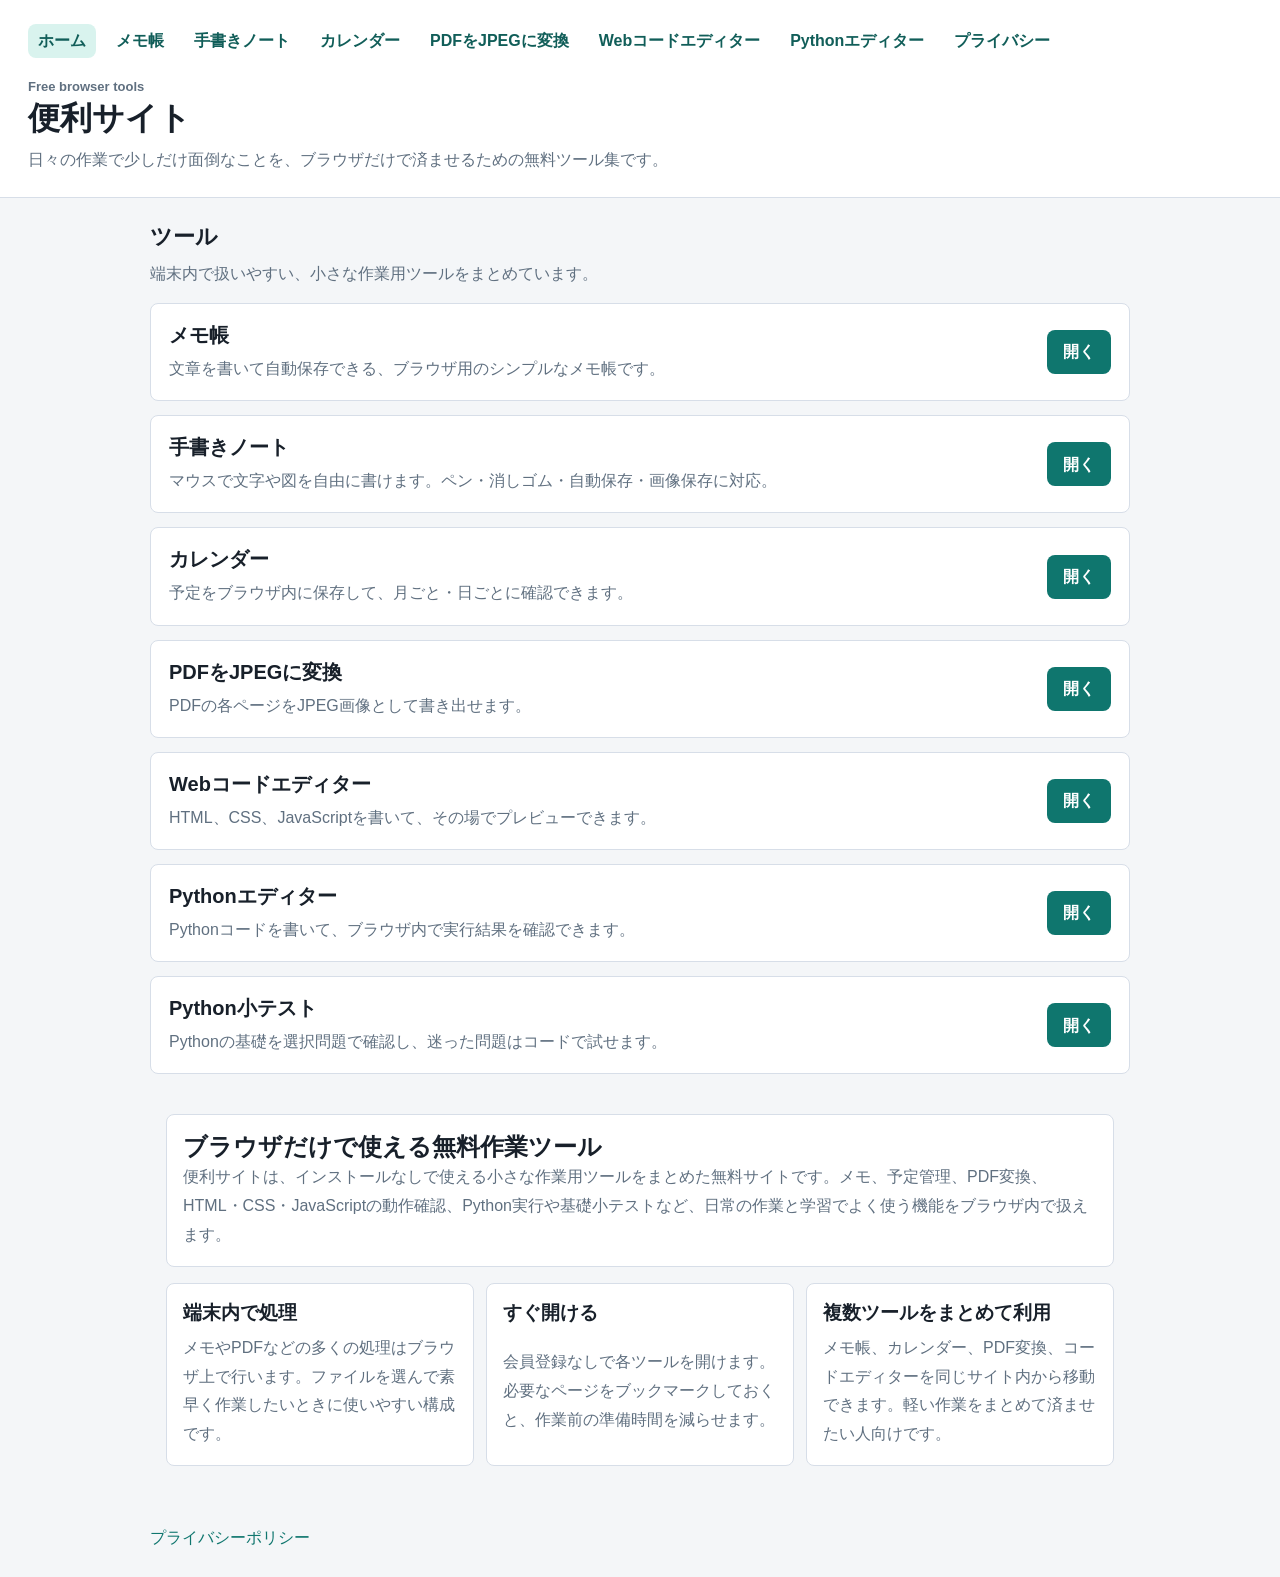
<file: index.html>
﻿<!doctype html>
<html lang="ja">
<head>
  <meta charset="UTF-8" />
  <meta name="viewport" content="width=device-width, initial-scale=1.0" />
  <title>便利サイト | ブラウザで使える無料ツール集</title>
  <meta name="description" content="メモ帳、手書きノート、カレンダー、PDFをJPEGに変換、Webコードエディター、Pythonエディター、Python小テストをブラウザだけで使える無料サイトです。入力した内容やPDFは端末内で処理されます。" />
  <meta name="robots" content="index, follow" />
  <link rel="canonical" href="https://convenientfunction.com/" />

  <meta property="og:title" content="便利サイト | ブラウザで使える無料ツール集" />
  <meta property="og:description" content="自動保存メモ帳、手書きノート、予定カレンダー、PDFからJPEGへの変換、Webコードエディター、Pythonエディター、Python小テストをブラウザで手軽に使えます。" />
  <meta property="og:type" content="website" />
  <meta property="og:url" content="https://convenientfunction.com/" />
  <meta property="og:site_name" content="便利サイト" />
  <meta name="twitter:card" content="summary" />
  <meta name="theme-color" content="#0f766e" />

  <link rel="icon" href="favicon.ico" sizes="any" />
  <link rel="icon" type="image/png" sizes="32x32" href="favicon-32x32.png" />
  <link rel="apple-touch-icon" href="apple-touch-icon.png" />
  <link rel="manifest" href="site.webmanifest" />
  <link rel="stylesheet" href="style.css" />
  <script async src="https://pagead2.googlesyndication.com/pagead/js/adsbygoogle.js?client=ca-pub-6659521652915815"
     crossorigin="anonymous"></script>

  <script type="application/ld+json">
  {
    "@context": "https://schema.org",
    "@type": "WebSite",
    "name": "便利サイト",
    "url": "https://convenientfunction.com/",
    "inLanguage": "ja",
    "description": "ブラウザで使える無料ツール集です。",
    "publisher": {
      "@type": "Organization",
      "name": "便利サイト",
      "url": "https://convenientfunction.com/",
      "logo": "https://convenientfunction.com/android-chrome-192x192.png"
    }
  }
  </script>
  <script type="application/ld+json">
  {
    "@context": "https://schema.org",
    "@type": "Organization",
    "name": "便利サイト",
    "url": "https://convenientfunction.com/",
    "logo": "https://convenientfunction.com/android-chrome-192x192.png"
  }
  </script>
  <script type="application/ld+json">
  {
    "@context": "https://schema.org",
    "@type": "ItemList",
    "name": "便利サイトのツール",
    "itemListElement": [
      {
        "@type": "ListItem",
        "position": 1,
        "url": "https://convenientfunction.com/memo/",
        "name": "メモ帳"
      },
      {
        "@type": "ListItem",
        "position": 2,
        "url": "https://convenientfunction.com/handwriting/",
        "name": "手書きノート"
      },
      {
        "@type": "ListItem",
        "position": 3,
        "url": "https://convenientfunction.com/calendar.html",
        "name": "カレンダー"
      },
      {
        "@type": "ListItem",
        "position": 4,
        "url": "https://convenientfunction.com/pdf-to-jpeg.html",
        "name": "PDFをJPEGに変換"
      },
      {
        "@type": "ListItem",
        "position": 5,
        "url": "https://convenientfunction.com/code-editor.html",
        "name": "Webコードエディター"
      },
      {
        "@type": "ListItem",
        "position": 6,
        "url": "https://convenientfunction.com/python-editor.html",
        "name": "Pythonエディター"
      },
      {
        "@type": "ListItem",
        "position": 7,
        "url": "https://convenientfunction.com/python-quiz.html",
        "name": "Python小テスト"
      }
    ]
  }
  </script>
</head>
<body class="home-page">
  <aside class="ad-slot ad-rail ad-rail-left" aria-label="広告"></aside>
  <aside class="ad-slot ad-rail ad-rail-right" aria-label="広告"></aside>

  <header class="site-header">
    <nav class="site-nav" aria-label="主要ナビゲーション">
      <a href="./" aria-current="page">ホーム</a>
      <a href="memo/">メモ帳</a>
      <a href="handwriting/">手書きノート</a>
      <a href="calendar.html">カレンダー</a>
      <a href="pdf-to-jpeg.html">PDFをJPEGに変換</a>
      <a href="code-editor.html">Webコードエディター</a>
      <a href="python-editor.html">Pythonエディター</a>
      <a href="privacy.html">プライバシー</a>
    </nav>

    <div class="ad-slot ad-top home-top-ad" aria-label="広告"></div>

    <div class="site-heading">
      <p class="eyebrow">Free browser tools</p>
      <h1>便利サイト</h1>
      <p>日々の作業で少しだけ面倒なことを、ブラウザだけで済ませるための無料ツール集です。</p>
    </div>
  </header>

  <main class="home-main">
    <section class="tool-list" aria-labelledby="tool-list-heading">
      <div class="section-heading">
        <h2 id="tool-list-heading">ツール</h2>
        <p>端末内で扱いやすい、小さな作業用ツールをまとめています。</p>
      </div>

      <article class="tool-card">
        <div>
          <h3>メモ帳</h3>
          <p>文章を書いて自動保存できる、ブラウザ用のシンプルなメモ帳です。</p>
        </div>
        <a class="button-link" href="memo/">開く</a>
      </article>

      <article class="tool-card">
        <div>
          <h3>手書きノート</h3>
          <p>マウスで文字や図を自由に書けます。ペン・消しゴム・自動保存・画像保存に対応。</p>
        </div>
        <a class="button-link" href="handwriting/">開く</a>
      </article>

      <article class="tool-card">
        <div>
          <h3>カレンダー</h3>
          <p>予定をブラウザ内に保存して、月ごと・日ごとに確認できます。</p>
        </div>
        <a class="button-link" href="calendar.html">開く</a>
      </article>

      <article class="tool-card">
        <div>
          <h3>PDFをJPEGに変換</h3>
          <p>PDFの各ページをJPEG画像として書き出せます。</p>
        </div>
        <a class="button-link" href="pdf-to-jpeg.html">開く</a>
      </article>

      <article class="tool-card">
        <div>
          <h3>Webコードエディター</h3>
          <p>HTML、CSS、JavaScriptを書いて、その場でプレビューできます。</p>
        </div>
        <a class="button-link" href="code-editor.html">開く</a>
      </article>

      <article class="tool-card">
        <div>
          <h3>Pythonエディター</h3>
          <p>Pythonコードを書いて、ブラウザ内で実行結果を確認できます。</p>
        </div>
        <a class="button-link" href="python-editor.html">開く</a>
      </article>

      <article class="tool-card">
        <div>
          <h3>Python小テスト</h3>
          <p>Pythonの基礎を選択問題で確認し、迷った問題はコードで試せます。</p>
        </div>
        <a class="button-link" href="python-quiz.html">開く</a>
      </article>
    </section>

    <section class="seo-content" aria-labelledby="browser-tools-heading">
      <div class="seo-summary">
        <h2 id="browser-tools-heading">ブラウザだけで使える無料作業ツール</h2>
        <p>便利サイトは、インストールなしで使える小さな作業用ツールをまとめた無料サイトです。メモ、予定管理、PDF変換、HTML・CSS・JavaScriptの動作確認、Python実行や基礎小テストなど、日常の作業と学習でよく使う機能をブラウザ内で扱えます。</p>
      </div>

      <div class="seo-grid" aria-label="便利サイトの特徴">
        <article>
          <h3>端末内で処理</h3>
          <p>メモやPDFなどの多くの処理はブラウザ上で行います。ファイルを選んで素早く作業したいときに使いやすい構成です。</p>
        </article>
        <article>
          <h3>すぐ開ける</h3>
          <p>会員登録なしで各ツールを開けます。必要なページをブックマークしておくと、作業前の準備時間を減らせます。</p>
        </article>
        <article>
          <h3>複数ツールをまとめて利用</h3>
          <p>メモ帳、カレンダー、PDF変換、コードエディターを同じサイト内から移動できます。軽い作業をまとめて済ませたい人向けです。</p>
        </article>
      </div>
    </section>
  </main>

  <footer class="site-footer">
    <a href="privacy.html">プライバシーポリシー</a>
  </footer>
</body>
</html>
</file>
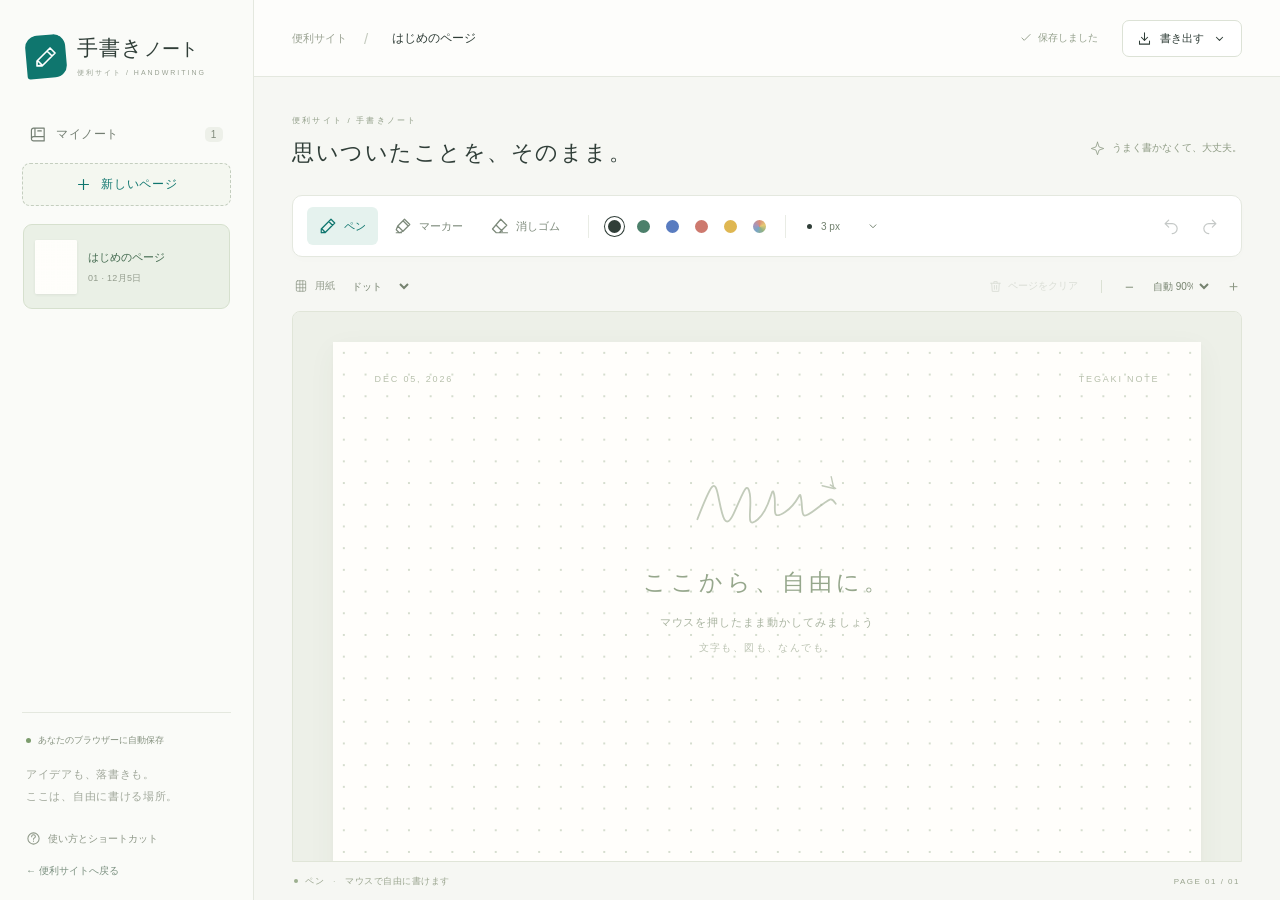
<file: handwriting/index.html>
<!doctype html>
<html lang="ja">
<head>
  <meta charset="UTF-8">
  <meta name="viewport" content="width=device-width, initial-scale=1">
  <meta name="theme-color" content="#f6f7f3">
  <meta name="description" content="思いついたことを、そのまま。マウスで自由に書ける、シンプルな手書きノート。ペン、マーカー、消しゴムと自動保存。">
  <title>手書きノート | マウスで自由に書ける無料ノート | 便利サイト</title>
  <meta name="robots" content="index, follow">
  <link rel="canonical" href="https://convenientfunction.com/handwriting/">
  <meta property="og:title" content="手書きノート | 便利サイト">
  <meta property="og:description" content="マウスで自由に書ける無料ノート。ペン、マーカー、消しゴム、自動保存、画像保存に対応。">
  <meta property="og:type" content="website">
  <meta property="og:url" content="https://convenientfunction.com/handwriting/">
  <meta property="og:site_name" content="便利サイト">
  <meta name="twitter:card" content="summary">
  <link rel="icon" href="./favicon.svg" type="image/svg+xml">
  <link rel="stylesheet" href="./style.css">
  <script src="./app.js" defer></script>
  <script type="application/ld+json">
  {"@context":"https://schema.org","@type":"WebApplication","name":"手書きノート","url":"https://convenientfunction.com/handwriting/","applicationCategory":"ProductivityApplication","operatingSystem":"Any","inLanguage":"ja","description":"マウスで文字や図を書き、ブラウザー内に自動保存できる無料ノート。","offers":{"@type":"Offer","price":"0","priceCurrency":"JPY"}}
  </script>
</head>
<body>
  <svg class="icon-definitions" xmlns="http://www.w3.org/2000/svg" aria-hidden="true"><defs>
    <symbol id="i-pen" viewBox="0 0 24 24"><path d="m16 3 5 5L8 21H3v-5L16 3ZM13 6l5 5M3 21l5-1-4-4"/></symbol>
    <symbol id="i-marker" viewBox="0 0 24 24"><path d="m14 3 7 7-9 9-7-7 9-9ZM5 12l-2 5 4 4 5-2M3 21h7M12 5l7 7"/></symbol>
    <symbol id="i-eraser" viewBox="0 0 24 24"><path d="m13 3 8 8-10 10H7l-5-5L13 3ZM7 11l8 8M10 21h12"/></symbol>
    <symbol id="i-plus" viewBox="0 0 24 24"><path d="M12 5v14M5 12h14"/></symbol>
    <symbol id="i-undo" viewBox="0 0 24 24"><path d="m8 5-5 5 5 5M3 10h10a7 7 0 0 1 0 14" transform="translate(0 -2)"/></symbol>
    <symbol id="i-redo" viewBox="0 0 24 24"><path d="m16 5 5 5-5 5M21 10H11a7 7 0 0 0 0 14" transform="translate(0 -2)"/></symbol>
    <symbol id="i-download" viewBox="0 0 24 24"><path d="M12 3v12m-5-5 5 5 5-5M4 16v5h16v-5"/></symbol>
    <symbol id="i-check" viewBox="0 0 24 24"><path d="m5 12 4 4L19 6"/></symbol>
    <symbol id="i-chevron" viewBox="0 0 24 24"><path d="m7 10 5 5 5-5"/></symbol>
    <symbol id="i-grid" viewBox="0 0 24 24"><rect x="4" y="3" width="16" height="18" rx="2"/><path d="M4 9h16M4 15h16M10 3v18M15 3v18"/></symbol>
    <symbol id="i-trash" viewBox="0 0 24 24"><path d="M3 6h18M9 6V3h6v3M5 6l1 15h12l1-15M10 10v7M14 10v7"/></symbol>
    <symbol id="i-book" viewBox="0 0 24 24"><path d="M5 3h15v18H5a3 3 0 0 1 0-6h15M5 3a3 3 0 0 0-3 3v12M7 3v12M11 7h5"/></symbol>
    <symbol id="i-help" viewBox="0 0 24 24"><circle cx="12" cy="12" r="9"/><path d="M9 9a3 3 0 0 1 6 0c0 2-3 2-3 4M12 16v.2"/></symbol>
    <symbol id="i-close" viewBox="0 0 24 24"><path d="m6 6 12 12M6 18 18 6"/></symbol>
    <symbol id="i-menu" viewBox="0 0 24 24"><path d="M4 6h16M4 12h16M4 18h16"/></symbol>
    <symbol id="i-spark" viewBox="0 0 24 24"><path d="m12 2 2.5 7.5L22 12l-7.5 2.5L12 22l-2.5-7.5L2 12l7.5-2.5L12 2Z"/></symbol>
    <symbol id="i-arrow" viewBox="0 0 24 24"><path d="M4 12h16m-6-6 6 6-6 6"/></symbol>
    <symbol id="i-upload" viewBox="0 0 24 24"><path d="M12 16V3m-5 5 5-5 5 5M4 16v5h16v-5"/></symbol>
  </defs></svg>

  <aside class="sidebar" id="sidebar" aria-label="ノートのページ">
    <a class="brand" href="../" aria-label="便利サイト ホーム"><span class="brand-mark"><svg class="icon"><use href="#i-pen"/></svg></span><span>手書き<span class="brand-light">ノート</span><small>便利サイト / HANDWRITING</small></span></a>
    <div class="notebook-label"><svg class="icon"><use href="#i-book"/></svg><span>マイノート</span><span class="count" id="page-count">1</span></div>
    <button class="add-page" id="add-page"><svg class="icon"><use href="#i-plus"/></svg>新しいページ</button>
    <div class="page-list" id="page-list"></div>
    <div class="sidebar-bottom"><div class="privacy-note"><span class="tiny-dot"></span>あなたのブラウザーに自動保存</div><p>アイデアも、落書きも。<br>ここは、自由に書ける場所。</p><button class="help-button" id="help"><svg class="icon"><use href="#i-help"/></svg>使い方とショートカット</button><a class="back-to-site" href="../">← 便利サイトへ戻る</a></div>
  </aside>
  <button class="sidebar-shade" id="sidebar-shade" aria-label="ページ一覧を閉じる" hidden></button>

  <main class="app-main">
    <header class="topbar">
      <div class="page-heading"><button class="icon-button mobile-menu" id="mobile-menu" aria-label="ページ一覧を開く"><svg class="icon"><use href="#i-menu"/></svg></button><a class="breadcrumb" href="../">便利サイト</a><span class="breadcrumb-slash">/</span><input id="page-title" class="page-title" aria-label="ページの名前" maxlength="60" value="はじめのページ"></div>
      <div class="header-actions"><span class="save-state" id="save-state" role="status"><svg class="icon"><use href="#i-check"/></svg><span>保存しました</span></span><div class="popover-anchor"><button class="export-button" id="export-toggle" aria-expanded="false" aria-controls="export-menu"><svg class="icon"><use href="#i-download"/></svg><span>書き出す</span><svg class="icon small"><use href="#i-chevron"/></svg></button><div class="popover export-menu" id="export-menu" hidden><button id="export-png"><svg class="icon"><use href="#i-download"/></svg><span>このページをPNGで保存<small>紙の背景を含む画像</small></span></button><button id="export-json"><svg class="icon"><use href="#i-book"/></svg><span>ノートをバックアップ<small>すべてのページを保存</small></span></button><button id="import-json"><svg class="icon"><use href="#i-upload"/></svg><span>バックアップを読み込む<small>ノートにページを追加</small></span></button></div></div></div>
    </header>

    <section class="editor" aria-label="手書きノートエディター">
      <div class="editor-intro"><div><a class="eyebrow" href="../">便利サイト / 手書きノート</a><h1>思いついたことを、そのまま。</h1></div><span class="intro-note"><svg class="icon"><use href="#i-spark"/></svg>うまく書かなくて、大丈夫。</span></div>
      <div class="toolbar" role="toolbar" aria-label="描画ツール">
        <div class="tool-group drawing-tools"><button class="tool-button active" data-tool="pen" aria-label="ペン (P)" aria-pressed="true" title="ペン (P)"><svg class="icon"><use href="#i-pen"/></svg><span>ペン</span></button><button class="tool-button" data-tool="marker" aria-label="マーカー (H)" aria-pressed="false" title="マーカー (H)"><svg class="icon"><use href="#i-marker"/></svg><span>マーカー</span></button><button class="tool-button" data-tool="eraser" aria-label="消しゴム (E)" aria-pressed="false" title="消しゴム (E)"><svg class="icon"><use href="#i-eraser"/></svg><span>消しゴム</span></button></div>
        <span class="toolbar-divider"></span>
        <div class="tool-group colors" aria-label="ペンの色"><button class="color-swatch selected" data-color="#303e38" style="--swatch:#303e38" aria-label="墨色" aria-pressed="true"></button><button class="color-swatch" data-color="#4c806b" style="--swatch:#4c806b" aria-label="緑" aria-pressed="false"></button><button class="color-swatch" data-color="#597cc0" style="--swatch:#597cc0" aria-label="青" aria-pressed="false"></button><button class="color-swatch" data-color="#cd796e" style="--swatch:#cd796e" aria-label="赤" aria-pressed="false"></button><button class="color-swatch" data-color="#dfb752" style="--swatch:#dfb752" aria-label="黄" aria-pressed="false"></button><label class="custom-color" title="好きな色を選ぶ"><input type="color" id="custom-color" value="#9271b5" aria-label="好きな色を選ぶ"><span></span></label></div>
        <span class="toolbar-divider"></span>
        <div class="popover-anchor"><button class="width-button" id="width-toggle" aria-label="線の太さ" aria-expanded="false" aria-controls="width-menu"><span class="width-preview" id="width-preview"></span><span id="width-label">3 px</span><svg class="icon small"><use href="#i-chevron"/></svg></button><div class="popover width-menu" id="width-menu" hidden><label for="pen-width">線の太さ <output id="width-output">3 px</output></label><input type="range" id="pen-width" min="1" max="30" value="3"><div class="width-presets"><button data-width="2" aria-label="細い線 2ピクセル"><span style="height:2px"></span></button><button data-width="5" aria-label="中くらいの線 5ピクセル"><span style="height:5px"></span></button><button data-width="12" aria-label="太い線 12ピクセル"><span style="height:12px"></span></button><button data-width="24" aria-label="極太の線 24ピクセル"><span style="height:24px"></span></button></div></div></div>
        <div class="history-tools"><button class="icon-button" id="undo" aria-label="元に戻す (Ctrl+Z)" title="元に戻す (Ctrl+Z)" disabled><svg class="icon"><use href="#i-undo"/></svg></button><button class="icon-button" id="redo" aria-label="やり直す (Ctrl+Shift+Z)" title="やり直す (Ctrl+Shift+Z)" disabled><svg class="icon"><use href="#i-redo"/></svg></button></div>
      </div>

      <div class="paper-controls"><div class="paper-options"><svg class="icon"><use href="#i-grid"/></svg><label for="paper-type">用紙</label><select id="paper-type" aria-label="用紙の種類"><option value="dot">ドット</option><option value="grid">方眼</option><option value="ruled">横罫線</option><option value="plain">無地</option></select></div><div class="right-controls"><button class="clear-button" id="clear-page" aria-label="ページをクリア"><svg class="icon"><use href="#i-trash"/></svg><span>ページをクリア</span></button><span class="control-divider"></span><button class="zoom-button" id="zoom-out" aria-label="縮小">−</button><select id="zoom" aria-label="表示倍率"><option value="fit">自動</option><option value="0.5">50%</option><option value="0.75">75%</option><option value="1">100%</option><option value="1.25">125%</option><option value="1.5">150%</option></select><button class="zoom-button" id="zoom-in" aria-label="拡大">＋</button></div></div>

      <div class="workspace" id="workspace"><div class="paper-wrap" id="paper-wrap"><div class="paper paper-dot" id="paper"><div class="paper-top"><span id="paper-date"></span><span>TEGAKI NOTE</span></div><canvas id="ink-canvas" width="1920" height="2400" aria-label="手書きノートの内容"></canvas><canvas id="draw-canvas" width="1920" height="2400" tabindex="0" aria-label="マウスを押したまま動かすと書けます。Pでペン、Hでマーカー、Eで消しゴム。"></canvas><div class="empty-hint" id="empty-hint"><div class="hint-drawing"><svg viewBox="0 0 180 90" aria-hidden="true"><path d="M13 61c16-41 19-45 23-26s7 41 17 20 15-39 18-22-6 41 9 28 15-41 18-27-5 30 12 19 16-28 18-13-2 24 16 10 17-13 22-6" fill="none" stroke="currentColor" stroke-width="2" stroke-linecap="round"/><path d="m151 24 13 3-3-13M166 27l-6-4" fill="none" stroke="currentColor" stroke-width="1.5" stroke-linecap="round"/></svg></div><p>ここから、自由に。</p><span>マウスを押したまま動かしてみましょう</span><small>文字も、図も、なんでも。</small></div><span class="paper-page-number" id="paper-number">01</span></div></div></div>
      <footer class="editor-footer"><span><span class="live-dot"></span><span id="active-tool-label">ペン</span><span class="footer-separator">·</span><span>マウスで自由に書けます</span></span><span id="page-position">PAGE 01 / 01</span></footer>
    </section>
  </main>

  <div class="toast" id="toast" role="status" hidden></div>
  <input id="import-file" type="file" accept="application/json,.json" hidden>
  <dialog id="confirm-dialog"><form method="dialog"><div class="dialog-icon"><svg class="icon"><use href="#i-trash"/></svg></div><h2 id="confirm-title"></h2><p id="confirm-description"></p><div class="dialog-actions"><button value="cancel" class="secondary-button">キャンセル</button><button value="confirm" class="danger-button" id="confirm-action">消去する</button></div></form></dialog>
  <dialog id="help-dialog"><button class="dialog-close icon-button" id="close-help" aria-label="閉じる"><svg class="icon"><use href="#i-close"/></svg></button><span class="eyebrow">MAKE YOURSELF AT HOME</span><h2>気軽に、書いてみましょう。</h2><p>紙の上でマウスを押したまま動かすと書けます。<br>タッチ操作やペンタブレットにも対応しています。</p><div class="shortcut-list"><span>ペン</span><kbd>P</kbd><span>マーカー</span><kbd>H</kbd><span>消しゴム</span><kbd>E</kbd><span>元に戻す</span><kbd>Ctrl / ⌘ + Z</kbd><span>やり直す</span><kbd>Ctrl / ⌘ + Shift + Z</kbd></div><div class="storage-explanation">ノートは、この端末・ブラウザー内に自動保存されます。別の端末への移動や、大切なノートの保管には「書き出す → ノートをバックアップ」をお使いください。ブラウザーのデータを削除するとノートも消去されます。</div></dialog>
</body>
</html>
</file>
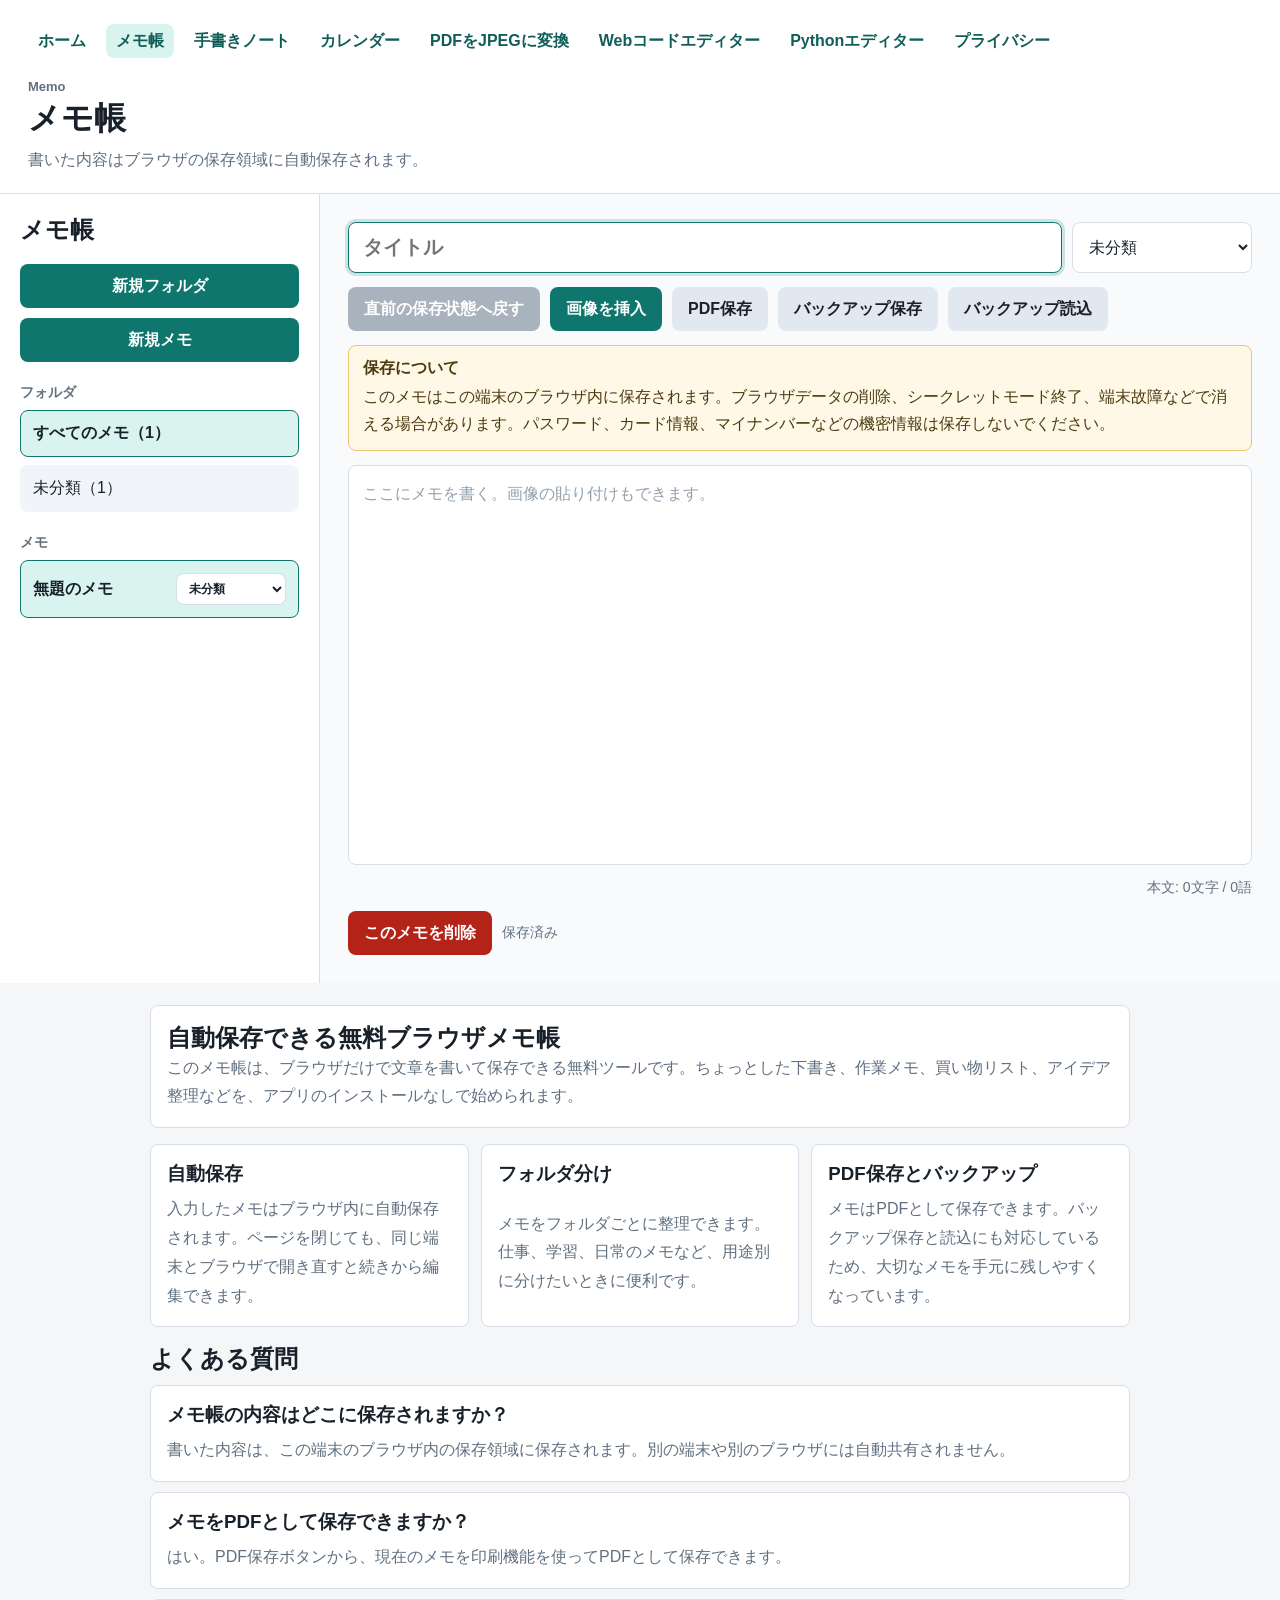
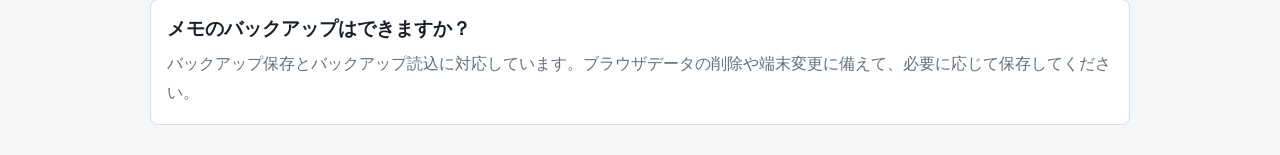
<file: memo/index.html>
﻿<!doctype html>
<html lang="ja">
<head>
  <meta charset="UTF-8" />
  <meta name="viewport" content="width=device-width, initial-scale=1.0" />
  <title>メモ帳 | 自動保存できる無料ブラウザメモ</title>
  <meta name="description" content="ブラウザで使える無料のメモ帳です。自動保存、フォルダ分け、文字数カウント、画像貼り付け、PDF保存、直前の保存状態への復元に対応しています。" />
  <meta name="robots" content="index, follow" />
  <link rel="canonical" href="https://convenientfunction.com/memo/" />
  <meta http-equiv="Content-Security-Policy" content="default-src 'self'; script-src 'self' 'unsafe-inline'; style-src 'self'; img-src 'self' data: blob:; object-src 'none'; base-uri 'self'; form-action 'self';" />

  <meta property="og:title" content="メモ帳 | 自動保存できる無料ブラウザメモ" />
  <meta property="og:description" content="端末内に保存できる、ブラウザ用の無料メモ帳です。" />
  <meta property="og:type" content="website" />
  <meta property="og:url" content="https://convenientfunction.com/memo/" />
  <meta property="og:site_name" content="便利サイト" />
  <meta name="twitter:card" content="summary" />
  <meta name="theme-color" content="#0f766e" />

  <link rel="icon" href="../favicon.ico" sizes="any" />
  <link rel="icon" type="image/png" sizes="32x32" href="../favicon-32x32.png" />
  <link rel="apple-touch-icon" href="../apple-touch-icon.png" />
  <link rel="manifest" href="../site.webmanifest" />
  <link rel="stylesheet" href="../style.css" />
  <script src="script.js" defer></script>

  <script type="application/ld+json">
  {
    "@context": "https://schema.org",
    "@type": "WebApplication",
    "name": "メモ帳",
    "url": "https://convenientfunction.com/memo/",
    "applicationCategory": "ProductivityApplication",
    "operatingSystem": "Any",
    "inLanguage": "ja",
    "description": "ブラウザで使える無料のメモ帳です。",
    "featureList": [
      "ブラウザ内に自動保存",
      "フォルダ分け",
      "画像貼り付け",
      "PDF保存",
      "バックアップ保存と読込"
    ],
    "offers": {
      "@type": "Offer",
      "price": "0",
      "priceCurrency": "JPY"
    }
  }
  </script>
  <script type="application/ld+json">
  {
    "@context": "https://schema.org",
    "@type": "FAQPage",
    "mainEntity": [
      {
        "@type": "Question",
        "name": "メモ帳の内容はどこに保存されますか？",
        "acceptedAnswer": {
          "@type": "Answer",
          "text": "書いた内容は、この端末のブラウザ内の保存領域に保存されます。別の端末や別のブラウザには自動共有されません。"
        }
      },
      {
        "@type": "Question",
        "name": "メモをPDFとして保存できますか？",
        "acceptedAnswer": {
          "@type": "Answer",
          "text": "はい。PDF保存ボタンから、現在のメモを印刷機能を使ってPDFとして保存できます。"
        }
      },
      {
        "@type": "Question",
        "name": "メモのバックアップはできますか？",
        "acceptedAnswer": {
          "@type": "Answer",
          "text": "バックアップ保存とバックアップ読込に対応しています。ブラウザデータの削除や端末変更に備えて、必要に応じて保存してください。"
        }
      }
    ]
  }
  </script>
</head>
<body class="memo-page">
  <header class="site-header compact">
    <nav class="site-nav" aria-label="主要ナビゲーション">
      <a href="../">ホーム</a>
      <a href="./" aria-current="page">メモ帳</a>
      <a href="../handwriting/">手書きノート</a>
      <a href="../calendar.html">カレンダー</a>
      <a href="../pdf-to-jpeg.html">PDFをJPEGに変換</a>
      <a href="../code-editor.html">Webコードエディター</a>
      <a href="../python-editor.html">Pythonエディター</a>
      <a href="../privacy.html">プライバシー</a>
    </nav>

    <div class="site-heading">
      <p class="eyebrow">Memo</p>
      <h1>メモ帳</h1>
      <p>書いた内容はブラウザの保存領域に自動保存されます。</p>
    </div>
  </header>

  <aside class="memo-sidebar">
    <h2 class="app-title">メモ帳</h2>

    <div class="side-actions">
      <button id="newFolderButton" type="button">新規フォルダ</button>
      <button id="newMemoButton" type="button">新規メモ</button>
    </div>

    <h3>フォルダ</h3>
    <div id="folderList"></div>

    <h3>メモ</h3>
    <div id="memoList"></div>
  </aside>

  <main class="memo-main">
    <div class="top-row">
      <label class="sr-only" for="title">タイトル</label>
      <input id="title" type="text" placeholder="タイトル" autocomplete="off" />
      <label class="sr-only" for="folderSelect">フォルダ</label>
      <select id="folderSelect" aria-label="フォルダ"></select>
    </div>

    <div class="toolbar">
      <button id="restoreButton" type="button">直前の保存状態へ戻す</button>
      <button id="imageButton" type="button">画像を挿入</button>
      <button id="pdfButton" class="secondary-button" type="button">PDF保存</button>
      <button id="exportButton" class="secondary-button" type="button">バックアップ保存</button>
      <button id="importButton" class="secondary-button" type="button">バックアップ読込</button>
      <input id="imageInput" type="file" accept="image/*" hidden />
      <input id="importInput" type="file" accept="application/json,.json" hidden />
    </div>

    <section class="memo-safety-note" aria-label="メモの保存について">
      <strong>保存について</strong>
      <p>このメモはこの端末のブラウザ内に保存されます。ブラウザデータの削除、シークレットモード終了、端末故障などで消える場合があります。パスワード、カード情報、マイナンバーなどの機密情報は保存しないでください。</p>
    </section>

    <div id="body" class="editor" contenteditable="true" data-placeholder="ここにメモを書く。画像の貼り付けもできます。" role="textbox" aria-label="メモ本文"></div>

    <p class="counter">
      本文: <span id="charCount">0</span>文字 / <span id="wordCount">0</span>語
    </p>

    <div class="actions">
      <button id="deleteButton" class="delete" type="button">このメモを削除</button>
      <span id="status" role="status" aria-live="polite">保存済み</span>
    </div>
  </main>

  <section class="seo-content memo-seo" aria-labelledby="memo-guide-heading">
    <div class="seo-summary">
      <h2 id="memo-guide-heading">自動保存できる無料ブラウザメモ帳</h2>
      <p>このメモ帳は、ブラウザだけで文章を書いて保存できる無料ツールです。ちょっとした下書き、作業メモ、買い物リスト、アイデア整理などを、アプリのインストールなしで始められます。</p>
    </div>

    <div class="seo-grid" aria-label="メモ帳の特徴">
      <article>
        <h3>自動保存</h3>
        <p>入力したメモはブラウザ内に自動保存されます。ページを閉じても、同じ端末とブラウザで開き直すと続きから編集できます。</p>
      </article>
      <article>
        <h3>フォルダ分け</h3>
        <p>メモをフォルダごとに整理できます。仕事、学習、日常のメモなど、用途別に分けたいときに便利です。</p>
      </article>
      <article>
        <h3>PDF保存とバックアップ</h3>
        <p>メモはPDFとして保存できます。バックアップ保存と読込にも対応しているため、大切なメモを手元に残しやすくなっています。</p>
      </article>
    </div>

    <div class="seo-faq" aria-labelledby="memo-faq-heading">
      <h2 id="memo-faq-heading">よくある質問</h2>
      <article>
        <h3>メモ帳の内容はどこに保存されますか？</h3>
        <p>書いた内容は、この端末のブラウザ内の保存領域に保存されます。別の端末や別のブラウザには自動共有されません。</p>
      </article>
      <article>
        <h3>メモをPDFとして保存できますか？</h3>
        <p>はい。PDF保存ボタンから、現在のメモを印刷機能を使ってPDFとして保存できます。</p>
      </article>
      <article>
        <h3>メモのバックアップはできますか？</h3>
        <p>バックアップ保存とバックアップ読込に対応しています。ブラウザデータの削除や端末変更に備えて、必要に応じて保存してください。</p>
      </article>
    </div>
  </section>
</body>
</html>
</file>
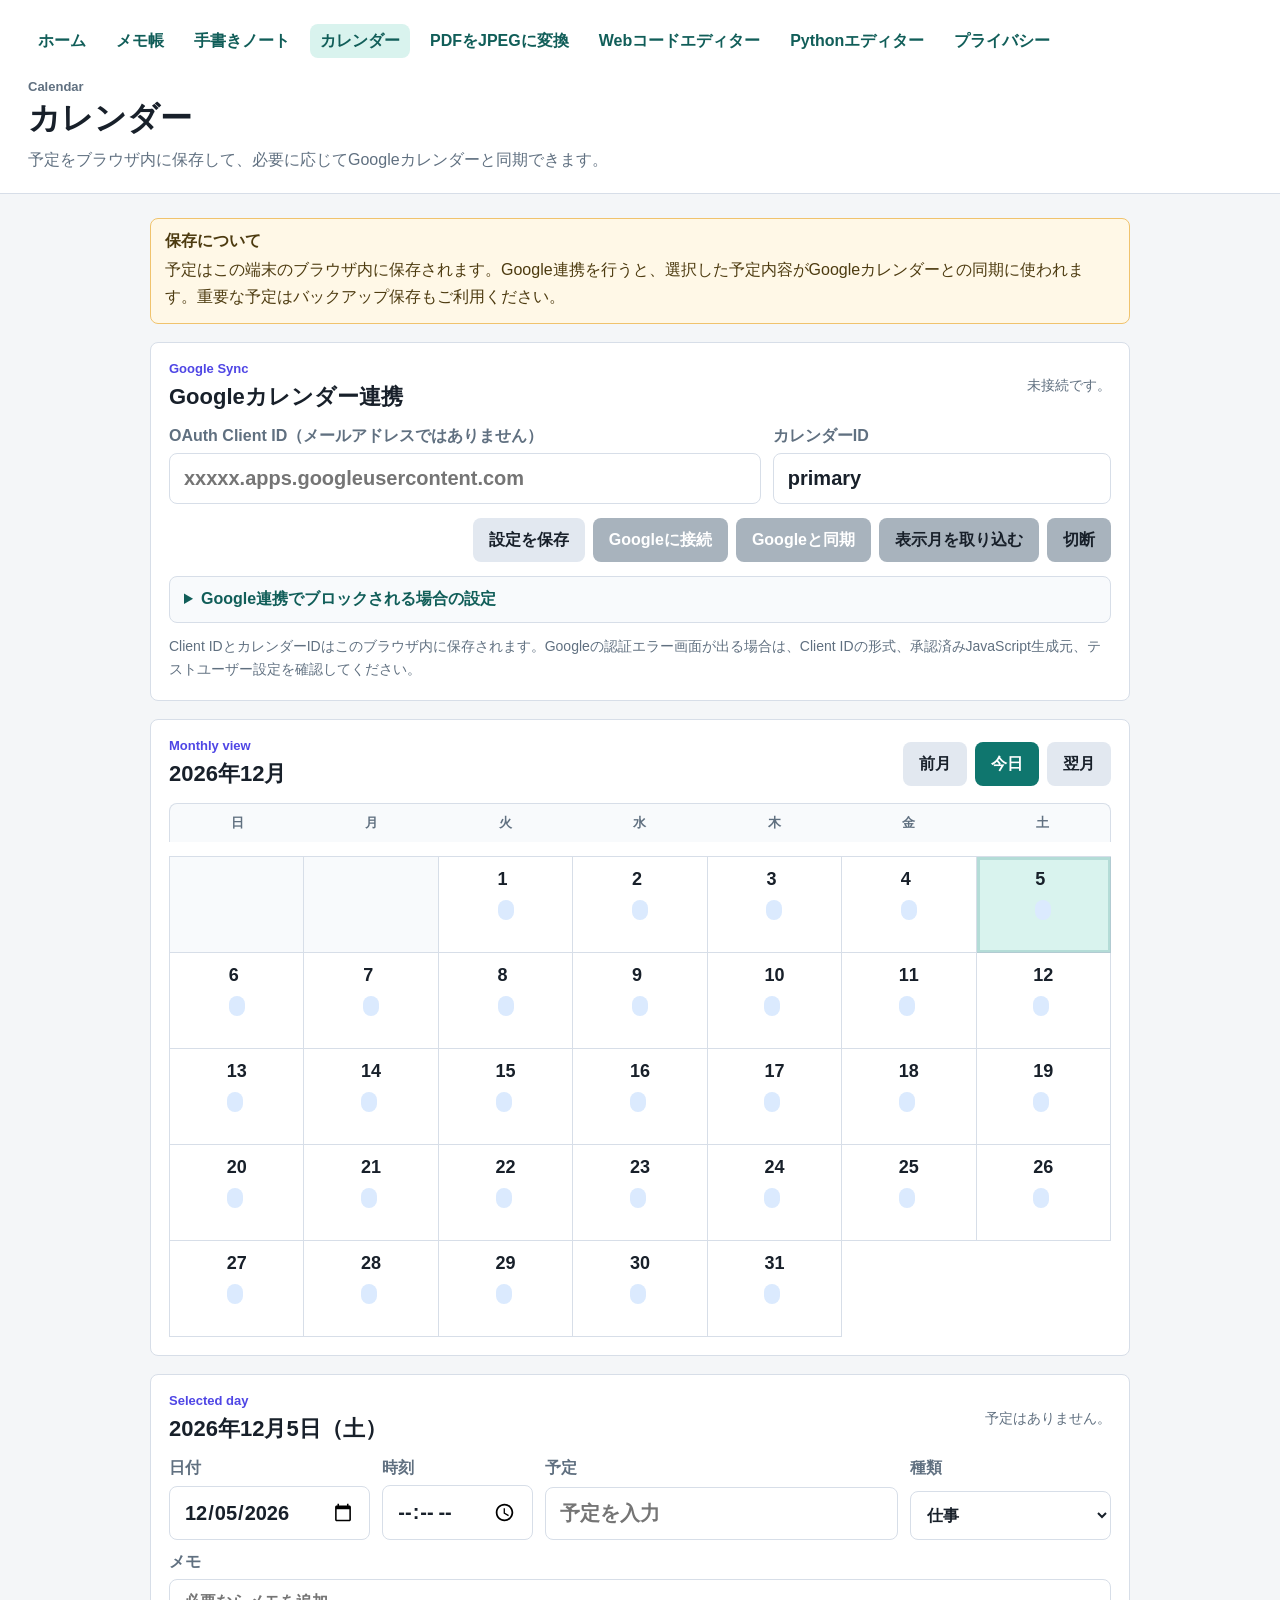
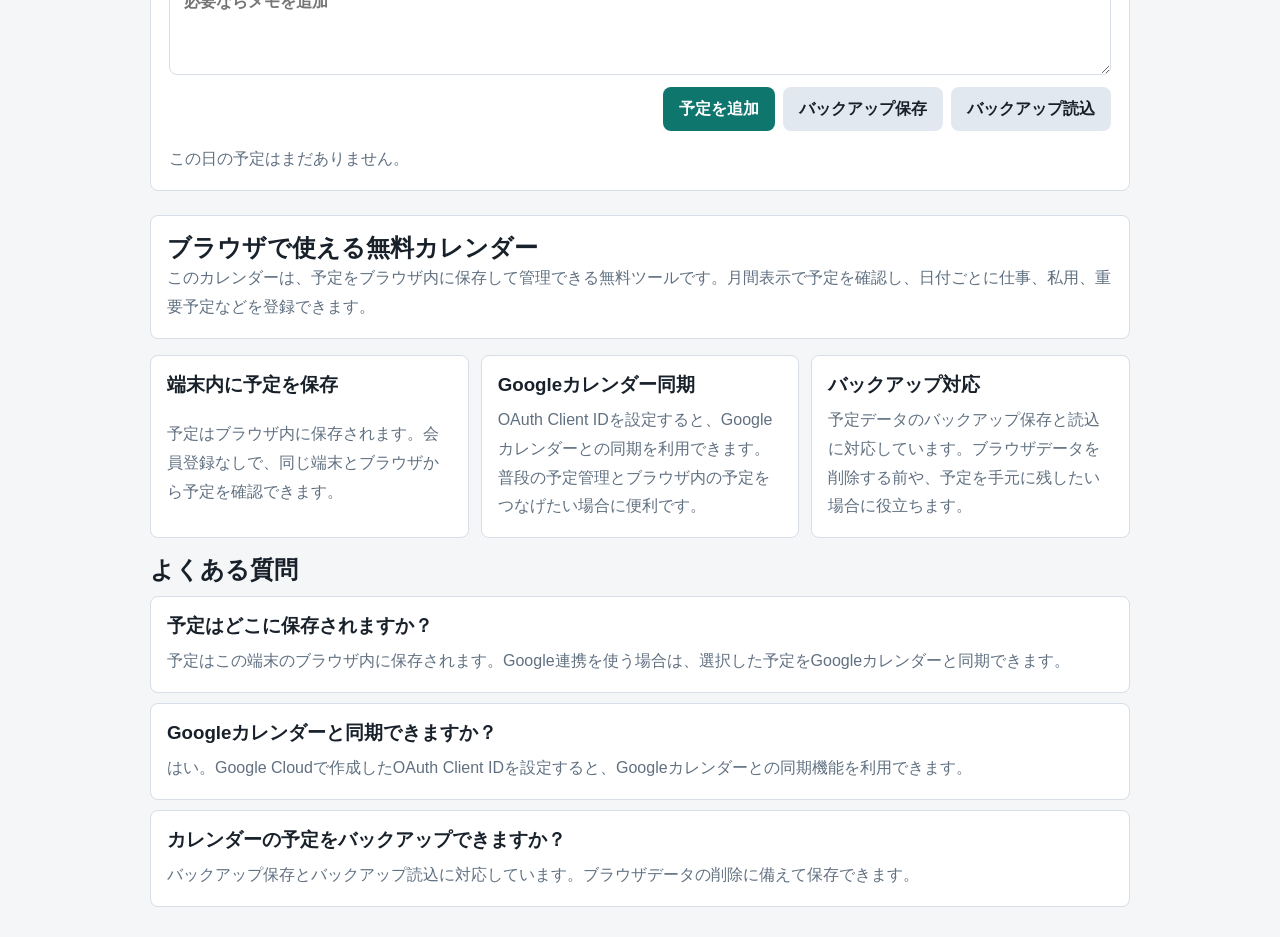
<file: calendar.html>
<!doctype html>
<html lang="ja">
<head>
  <meta charset="UTF-8" />
  <meta name="viewport" content="width=device-width, initial-scale=1.0" />
  <title>カレンダー | Googleカレンダー同期に対応した無料ブラウザツール</title>
  <meta name="description" content="予定をブラウザ内に保存できる無料カレンダーです。月表示、日別予定、バックアップ保存、Googleカレンダー同期に対応しています。" />
  <meta name="robots" content="index, follow" />
  <link rel="canonical" href="https://convenientfunction.com/calendar.html" />
  <meta http-equiv="Content-Security-Policy" content="default-src 'self'; script-src 'self' 'unsafe-inline' https://accounts.google.com; style-src 'self' 'unsafe-inline'; connect-src 'self' https://accounts.google.com https://www.googleapis.com https://oauth2.googleapis.com; frame-src https://accounts.google.com; img-src 'self' data:; object-src 'none'; base-uri 'self'; form-action 'self';" />

  <meta property="og:title" content="カレンダー | Googleカレンダー同期に対応した無料ブラウザツール" />
  <meta property="og:description" content="予定を端末内に保存して、必要に応じてGoogleカレンダーと同期できます。" />
  <meta property="og:type" content="website" />
  <meta property="og:url" content="https://convenientfunction.com/calendar.html" />
  <meta property="og:site_name" content="便利サイト" />
  <meta name="twitter:card" content="summary" />
  <meta name="theme-color" content="#0f766e" />

  <link rel="icon" href="favicon.ico" sizes="any" />
  <link rel="icon" type="image/png" sizes="32x32" href="favicon-32x32.png" />
  <link rel="apple-touch-icon" href="apple-touch-icon.png" />
  <link rel="manifest" href="site.webmanifest" />
  <link rel="stylesheet" href="style.css" />
  <script src="calendar.js" defer></script>

  <script type="application/ld+json">
  {
    "@context": "https://schema.org",
    "@type": "WebApplication",
    "name": "カレンダー",
    "url": "https://convenientfunction.com/calendar.html",
    "applicationCategory": "ProductivityApplication",
    "operatingSystem": "Any",
    "inLanguage": "ja",
    "description": "予定をブラウザ内に保存し、Googleカレンダーとも同期できる無料カレンダーです。",
    "featureList": [
      "月間カレンダー表示",
      "日別予定の登録",
      "ブラウザ内保存",
      "Googleカレンダー同期",
      "バックアップ保存と読込"
    ],
    "offers": {
      "@type": "Offer",
      "price": "0",
      "priceCurrency": "JPY"
    }
  }
  </script>
  <script type="application/ld+json">
  {
    "@context": "https://schema.org",
    "@type": "FAQPage",
    "mainEntity": [
      {
        "@type": "Question",
        "name": "予定はどこに保存されますか？",
        "acceptedAnswer": {
          "@type": "Answer",
          "text": "予定はこの端末のブラウザ内に保存されます。Google連携を使う場合は、選択した予定をGoogleカレンダーと同期できます。"
        }
      },
      {
        "@type": "Question",
        "name": "Googleカレンダーと同期できますか？",
        "acceptedAnswer": {
          "@type": "Answer",
          "text": "はい。Google Cloudで作成したOAuth Client IDを設定すると、Googleカレンダーとの同期機能を利用できます。"
        }
      },
      {
        "@type": "Question",
        "name": "カレンダーの予定をバックアップできますか？",
        "acceptedAnswer": {
          "@type": "Answer",
          "text": "バックアップ保存とバックアップ読込に対応しています。ブラウザデータの削除に備えて保存できます。"
        }
      }
    ]
  }
  </script>
</head>
<body class="tool-page calendar-page">
  <header class="site-header compact">
    <nav class="site-nav" aria-label="主要ナビゲーション">
      <a href="./">ホーム</a>
      <a href="memo/">メモ帳</a>
      <a href="handwriting/">手書きノート</a>
      <a href="calendar.html" aria-current="page">カレンダー</a>
      <a href="pdf-to-jpeg.html">PDFをJPEGに変換</a>
      <a href="code-editor.html">Webコードエディター</a>
      <a href="python-editor.html">Pythonエディター</a>
      <a href="privacy.html">プライバシー</a>
    </nav>

    <div class="site-heading">
      <p class="eyebrow">Calendar</p>
      <h1>カレンダー</h1>
      <p>予定をブラウザ内に保存して、必要に応じてGoogleカレンダーと同期できます。</p>
    </div>
  </header>

  <main class="calendar-main">
    <section class="memo-safety-note" aria-label="カレンダーの保存について">
      <strong>保存について</strong>
      <p>予定はこの端末のブラウザ内に保存されます。Google連携を行うと、選択した予定内容がGoogleカレンダーとの同期に使われます。重要な予定はバックアップ保存もご利用ください。</p>
    </section>

    <section class="panel google-sync-panel" aria-labelledby="google-sync-heading">
      <div class="google-sync-header">
        <div>
          <p class="eyebrow">Google Sync</p>
          <h2 id="google-sync-heading">Googleカレンダー連携</h2>
        </div>
        <p id="googleSyncStatus" class="status">未接続です。</p>
      </div>

      <div class="google-settings">
        <label>
          OAuth Client ID（メールアドレスではありません）
          <input id="googleClientId" type="text" placeholder="xxxxx.apps.googleusercontent.com" autocomplete="off" />
        </label>

        <label>
          カレンダーID
          <input id="googleCalendarId" type="text" value="primary" autocomplete="off" />
        </label>
      </div>

      <div class="google-sync-actions">
        <button id="saveGoogleSettingsButton" class="secondary-button" type="button">設定を保存</button>
        <button id="connectGoogleButton" type="button">Googleに接続</button>
        <button id="syncGoogleButton" type="button" disabled>Googleと同期</button>
        <button id="importGoogleButton" class="secondary-button" type="button" disabled>表示月を取り込む</button>
        <button id="disconnectGoogleButton" class="secondary-button" type="button" disabled>切断</button>
      </div>

      <details class="google-sync-help">
        <summary>Google連携でブロックされる場合の設定</summary>
        <ol>
          <li>Google CloudでGoogle Calendar APIを有効化します。</li>
          <li>OAuth同意画面を設定し、テスト公開中は利用するGoogleアカウントをテストユーザーに追加します。</li>
          <li>認証情報で「OAuth 2.0 クライアント ID」を作成し、種類は「ウェブ アプリケーション」を選びます。</li>
          <li>承認済み JavaScript 生成元に <code>https://convenientfunction.com</code> を登録します。ローカル確認時は <code>http://127.0.0.1:8765</code> も追加します。</li>
          <li>作成された <code>...apps.googleusercontent.com</code> で終わるClient IDだけを上の欄に入力します。メールアドレス、サイトURL、APIキーは使えません。</li>
        </ol>
      </details>

      <p class="tool-note">Client IDとカレンダーIDはこのブラウザ内に保存されます。Googleの認証エラー画面が出る場合は、Client IDの形式、承認済みJavaScript生成元、テストユーザー設定を確認してください。</p>
    </section>

    <section class="panel calendar-panel" aria-labelledby="calendar-heading">
      <div class="calendar-toolbar">
        <div>
          <p class="eyebrow">Monthly view</p>
          <h2 id="calendar-heading"></h2>
        </div>

        <div class="calendar-nav-actions">
          <button id="prevMonthButton" class="secondary-button" type="button">前月</button>
          <button id="todayButton" type="button">今日</button>
          <button id="nextMonthButton" class="secondary-button" type="button">翌月</button>
        </div>
      </div>

      <div class="calendar-grid calendar-weekdays" aria-hidden="true">
        <div>日</div>
        <div>月</div>
        <div>火</div>
        <div>水</div>
        <div>木</div>
        <div>金</div>
        <div>土</div>
      </div>

      <div id="calendarGrid" class="calendar-grid calendar-days" aria-label="月間カレンダー"></div>
    </section>

    <section class="panel day-panel" aria-labelledby="selected-date-heading">
      <div class="day-panel-header">
        <div>
          <p class="eyebrow">Selected day</p>
          <h2 id="selected-date-heading"></h2>
        </div>
        <p id="eventSummary" class="status">予定はありません。</p>
      </div>

      <form id="eventForm" class="event-form">
        <label>
          日付
          <input id="eventDate" type="date" required />
        </label>

        <label>
          時刻
          <input id="eventTime" type="time" />
        </label>

        <label>
          予定
          <input id="eventTitle" type="text" maxlength="80" placeholder="予定を入力" required />
        </label>

        <label>
          種類
          <select id="eventCategory">
            <option value="work">仕事</option>
            <option value="personal">私用</option>
            <option value="important">重要</option>
            <option value="other">その他</option>
          </select>
        </label>

        <label class="event-note-field">
          メモ
          <textarea id="eventNote" maxlength="300" placeholder="必要ならメモを追加"></textarea>
        </label>

        <div class="event-actions">
          <button type="submit">予定を追加</button>
          <button id="exportCalendarButton" class="secondary-button" type="button">バックアップ保存</button>
          <button id="importCalendarButton" class="secondary-button" type="button">バックアップ読込</button>
          <input id="importCalendarInput" type="file" accept="application/json,.json" hidden />
        </div>
      </form>

      <div id="eventList" class="event-list" aria-live="polite"></div>
    </section>
  </main>

  <section class="seo-content" aria-labelledby="calendar-guide-heading">
    <div class="seo-summary">
      <h2 id="calendar-guide-heading">ブラウザで使える無料カレンダー</h2>
      <p>このカレンダーは、予定をブラウザ内に保存して管理できる無料ツールです。月間表示で予定を確認し、日付ごとに仕事、私用、重要予定などを登録できます。</p>
    </div>

    <div class="seo-grid" aria-label="カレンダーの特徴">
      <article>
        <h3>端末内に予定を保存</h3>
        <p>予定はブラウザ内に保存されます。会員登録なしで、同じ端末とブラウザから予定を確認できます。</p>
      </article>
      <article>
        <h3>Googleカレンダー同期</h3>
        <p>OAuth Client IDを設定すると、Googleカレンダーとの同期を利用できます。普段の予定管理とブラウザ内の予定をつなげたい場合に便利です。</p>
      </article>
      <article>
        <h3>バックアップ対応</h3>
        <p>予定データのバックアップ保存と読込に対応しています。ブラウザデータを削除する前や、予定を手元に残したい場合に役立ちます。</p>
      </article>
    </div>

    <div class="seo-faq" aria-labelledby="calendar-faq-heading">
      <h2 id="calendar-faq-heading">よくある質問</h2>
      <article>
        <h3>予定はどこに保存されますか？</h3>
        <p>予定はこの端末のブラウザ内に保存されます。Google連携を使う場合は、選択した予定をGoogleカレンダーと同期できます。</p>
      </article>
      <article>
        <h3>Googleカレンダーと同期できますか？</h3>
        <p>はい。Google Cloudで作成したOAuth Client IDを設定すると、Googleカレンダーとの同期機能を利用できます。</p>
      </article>
      <article>
        <h3>カレンダーの予定をバックアップできますか？</h3>
        <p>バックアップ保存とバックアップ読込に対応しています。ブラウザデータの削除に備えて保存できます。</p>
      </article>
    </div>
  </section>
</body>
</html>
</file>
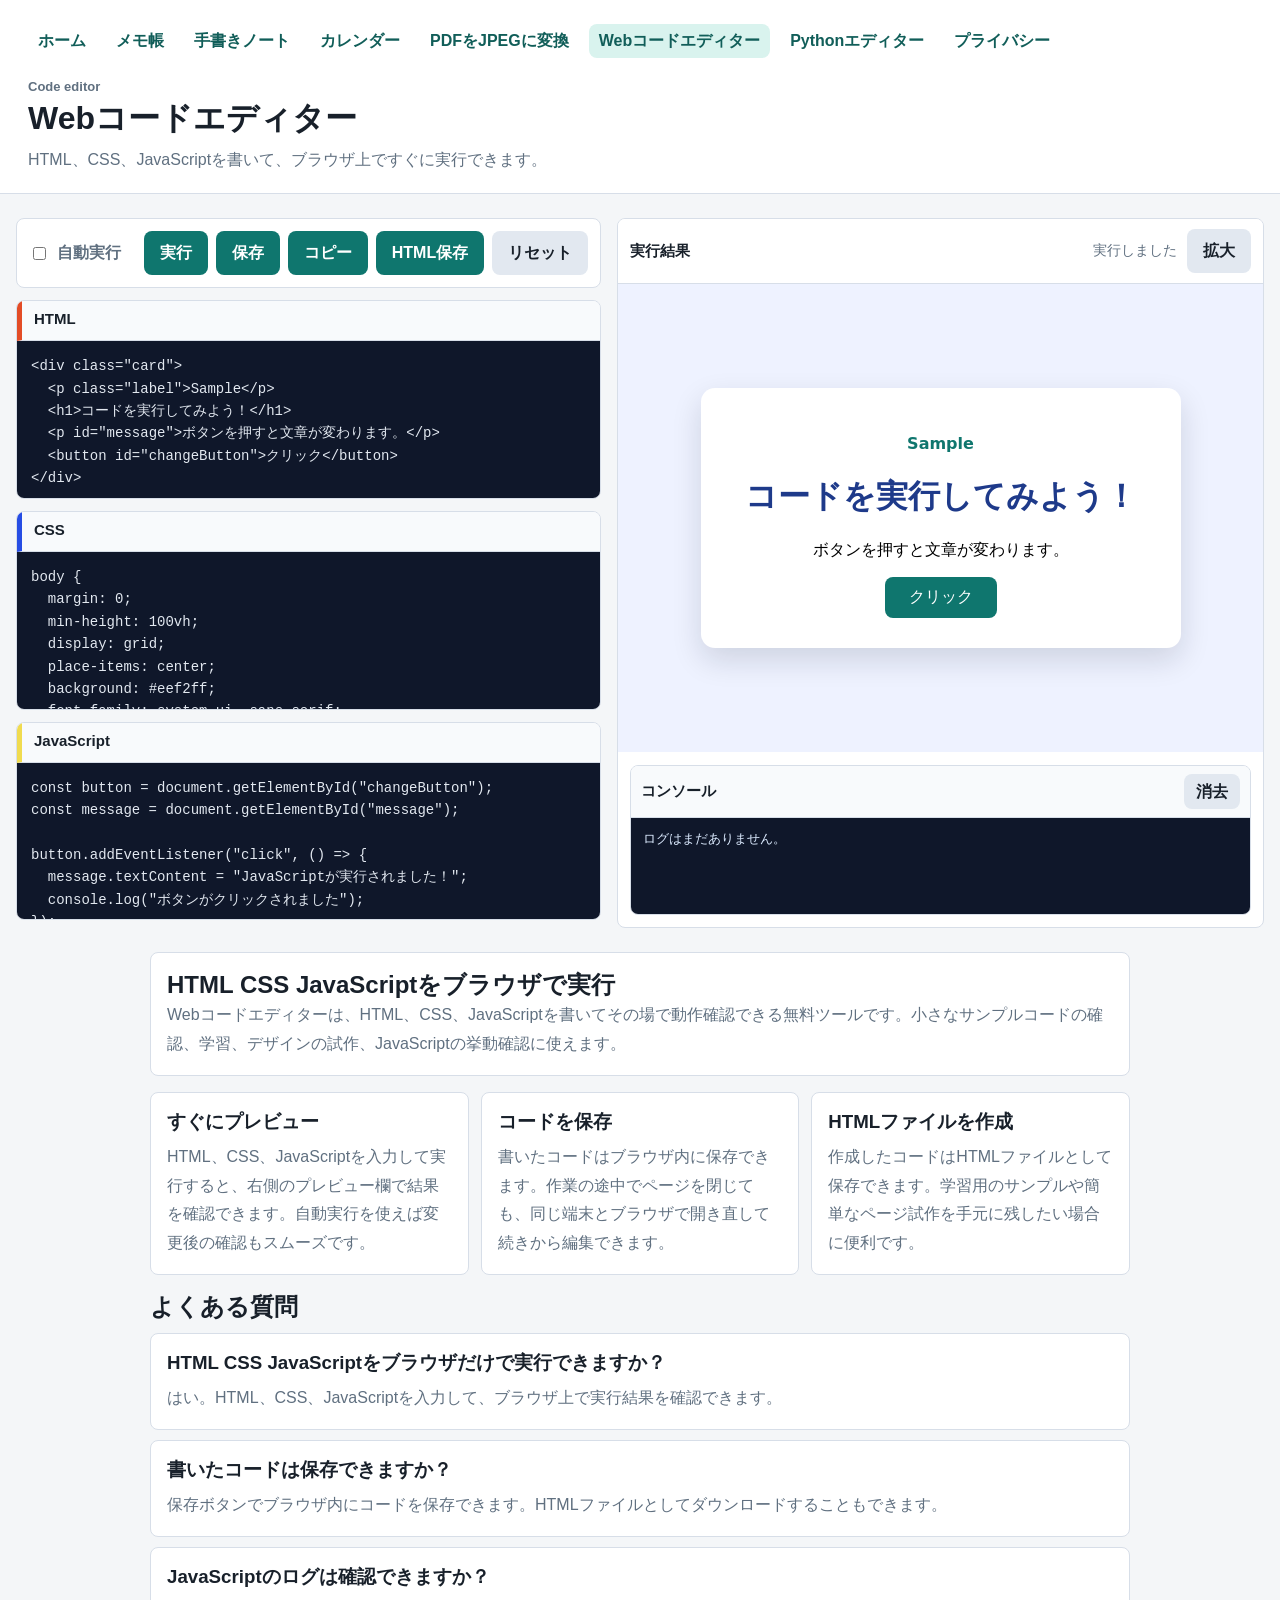
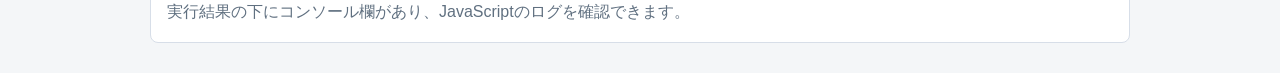
<file: code-editor.html>
<!doctype html>
<html lang="ja">
<head>
  <meta charset="UTF-8" />
  <meta name="viewport" content="width=device-width, initial-scale=1.0" />
  <title>Webコードエディター | HTML CSS JavaScriptをブラウザで実行</title>
  <meta name="description" content="HTML、CSS、JavaScriptをブラウザ上で書いて実行できる無料のWebコードエディターです。自動実行、保存、コピー、HTMLファイルのダウンロードに対応しています。" />
  <meta name="robots" content="index, follow" />
  <link rel="canonical" href="https://convenientfunction.com/code-editor.html" />

  <meta property="og:title" content="Webコードエディター | HTML CSS JavaScriptをブラウザで実行" />
  <meta property="og:description" content="HTML、CSS、JavaScriptをブラウザで書いてすぐに実行できます。" />
  <meta property="og:type" content="website" />
  <meta property="og:url" content="https://convenientfunction.com/code-editor.html" />
  <meta property="og:site_name" content="便利サイト" />
  <meta name="twitter:card" content="summary" />
  <meta name="theme-color" content="#0f766e" />

  <link rel="icon" href="favicon.ico" sizes="any" />
  <link rel="icon" type="image/png" sizes="32x32" href="favicon-32x32.png" />
  <link rel="apple-touch-icon" href="apple-touch-icon.png" />
  <link rel="manifest" href="site.webmanifest" />
  <link rel="stylesheet" href="style.css" />
  <script async src="https://pagead2.googlesyndication.com/pagead/js/adsbygoogle.js?client=ca-pub-6659521652915815"
     crossorigin="anonymous"></script>
  <script src="code-editor.js" defer></script>

  <script type="application/ld+json">
  {
    "@context": "https://schema.org",
    "@type": "WebApplication",
    "name": "Webコードエディター",
    "url": "https://convenientfunction.com/code-editor.html",
    "applicationCategory": "DeveloperApplication",
    "operatingSystem": "Any",
    "inLanguage": "ja",
    "description": "HTML、CSS、JavaScriptをブラウザ上で書いて実行できる無料のWebコードエディターです。",
    "featureList": [
      "HTML CSS JavaScriptを編集",
      "ブラウザ上で即時プレビュー",
      "コード保存",
      "HTMLファイルのダウンロード",
      "コンソールログ表示"
    ],
    "offers": {
      "@type": "Offer",
      "price": "0",
      "priceCurrency": "JPY"
    }
  }
  </script>
  <script type="application/ld+json">
  {
    "@context": "https://schema.org",
    "@type": "FAQPage",
    "mainEntity": [
      {
        "@type": "Question",
        "name": "HTML CSS JavaScriptをブラウザだけで実行できますか？",
        "acceptedAnswer": {
          "@type": "Answer",
          "text": "はい。HTML、CSS、JavaScriptを入力して、ブラウザ上で実行結果を確認できます。"
        }
      },
      {
        "@type": "Question",
        "name": "書いたコードは保存できますか？",
        "acceptedAnswer": {
          "@type": "Answer",
          "text": "保存ボタンでブラウザ内にコードを保存できます。HTMLファイルとしてダウンロードすることもできます。"
        }
      },
      {
        "@type": "Question",
        "name": "JavaScriptのログは確認できますか？",
        "acceptedAnswer": {
          "@type": "Answer",
          "text": "実行結果の下にコンソール欄があり、JavaScriptのログを確認できます。"
        }
      }
    ]
  }
  </script>
</head>
<body class="tool-page code-editor-page">
  <aside class="ad-slot ad-rail ad-rail-left" aria-label="広告"></aside>
  <aside class="ad-slot ad-rail ad-rail-right" aria-label="広告"></aside>

  <header class="site-header compact">
    <nav class="site-nav" aria-label="主要ナビゲーション">
      <a href="./">ホーム</a>
      <a href="memo/">メモ帳</a>
      <a href="handwriting/">手書きノート</a>
      <a href="calendar.html">カレンダー</a>
      <a href="pdf-to-jpeg.html">PDFをJPEGに変換</a>
      <a href="code-editor.html" aria-current="page">Webコードエディター</a>
      <a href="python-editor.html">Pythonエディター</a>
      <a href="privacy.html">プライバシー</a>
    </nav>

    <div class="site-heading">
      <p class="eyebrow">Code editor</p>
      <h1>Webコードエディター</h1>
      <p>HTML、CSS、JavaScriptを書いて、ブラウザ上ですぐに実行できます。</p>
    </div>
  </header>

  <main class="code-editor-main">
    <section class="code-workspace" aria-label="コード編集エリア">
      <div class="code-toolbar">
        <label class="toggle-control">
          <input type="checkbox" id="autoRun" />
          自動実行
        </label>

        <div class="code-actions">
          <button type="button" id="runButton">実行</button>
          <button type="button" id="saveButton">保存</button>
          <button type="button" id="copyButton">コピー</button>
          <button type="button" id="downloadButton">HTML保存</button>
          <button type="button" id="resetButton" class="secondary-button">リセット</button>
        </div>
      </div>

      <div class="code-editor-grid">
        <section class="code-panel" aria-labelledby="html-code-heading">
          <div class="code-panel-header html-accent">
            <h2 id="html-code-heading">HTML</h2>
          </div>
          <textarea id="htmlCode" spellcheck="false" aria-label="HTMLコード"></textarea>
        </section>

        <section class="code-panel" aria-labelledby="css-code-heading">
          <div class="code-panel-header css-accent">
            <h2 id="css-code-heading">CSS</h2>
          </div>
          <textarea id="cssCode" spellcheck="false" aria-label="CSSコード"></textarea>
        </section>

        <section class="code-panel" aria-labelledby="js-code-heading">
          <div class="code-panel-header js-accent">
            <h2 id="js-code-heading">JavaScript</h2>
          </div>
          <textarea id="jsCode" spellcheck="false" aria-label="JavaScriptコード"></textarea>
        </section>
      </div>
    </section>

    <section class="preview-panel" aria-labelledby="preview-heading">
      <div class="preview-toolbar">
        <h2 id="preview-heading">実行結果</h2>
        <div class="preview-actions">
          <span id="status" class="editor-status" role="status" aria-live="polite">準備完了</span>
          <button type="button" id="fullscreenButton" class="secondary-button">拡大</button>
        </div>
      </div>

      <iframe
        id="preview"
        title="コードの実行結果"
        sandbox="allow-scripts allow-modals allow-forms"
      ></iframe>

      <div class="console-panel" aria-live="polite">
        <div class="console-header">
          <h3>コンソール</h3>
          <button type="button" id="clearConsoleButton" class="secondary-button">消去</button>
        </div>
        <pre id="consoleOutput">ログはまだありません。</pre>
      </div>
    </section>
  </main>

  <section class="seo-content" aria-labelledby="code-guide-heading">
    <div class="seo-summary">
      <h2 id="code-guide-heading">HTML CSS JavaScriptをブラウザで実行</h2>
      <p>Webコードエディターは、HTML、CSS、JavaScriptを書いてその場で動作確認できる無料ツールです。小さなサンプルコードの確認、学習、デザインの試作、JavaScriptの挙動確認に使えます。</p>
    </div>

    <div class="seo-grid" aria-label="Webコードエディターの特徴">
      <article>
        <h3>すぐにプレビュー</h3>
        <p>HTML、CSS、JavaScriptを入力して実行すると、右側のプレビュー欄で結果を確認できます。自動実行を使えば変更後の確認もスムーズです。</p>
      </article>
      <article>
        <h3>コードを保存</h3>
        <p>書いたコードはブラウザ内に保存できます。作業の途中でページを閉じても、同じ端末とブラウザで開き直して続きから編集できます。</p>
      </article>
      <article>
        <h3>HTMLファイルを作成</h3>
        <p>作成したコードはHTMLファイルとして保存できます。学習用のサンプルや簡単なページ試作を手元に残したい場合に便利です。</p>
      </article>
    </div>

    <div class="seo-faq" aria-labelledby="code-faq-heading">
      <h2 id="code-faq-heading">よくある質問</h2>
      <article>
        <h3>HTML CSS JavaScriptをブラウザだけで実行できますか？</h3>
        <p>はい。HTML、CSS、JavaScriptを入力して、ブラウザ上で実行結果を確認できます。</p>
      </article>
      <article>
        <h3>書いたコードは保存できますか？</h3>
        <p>保存ボタンでブラウザ内にコードを保存できます。HTMLファイルとしてダウンロードすることもできます。</p>
      </article>
      <article>
        <h3>JavaScriptのログは確認できますか？</h3>
        <p>実行結果の下にコンソール欄があり、JavaScriptのログを確認できます。</p>
      </article>
    </div>
  </section>
</body>
</html>
</file>
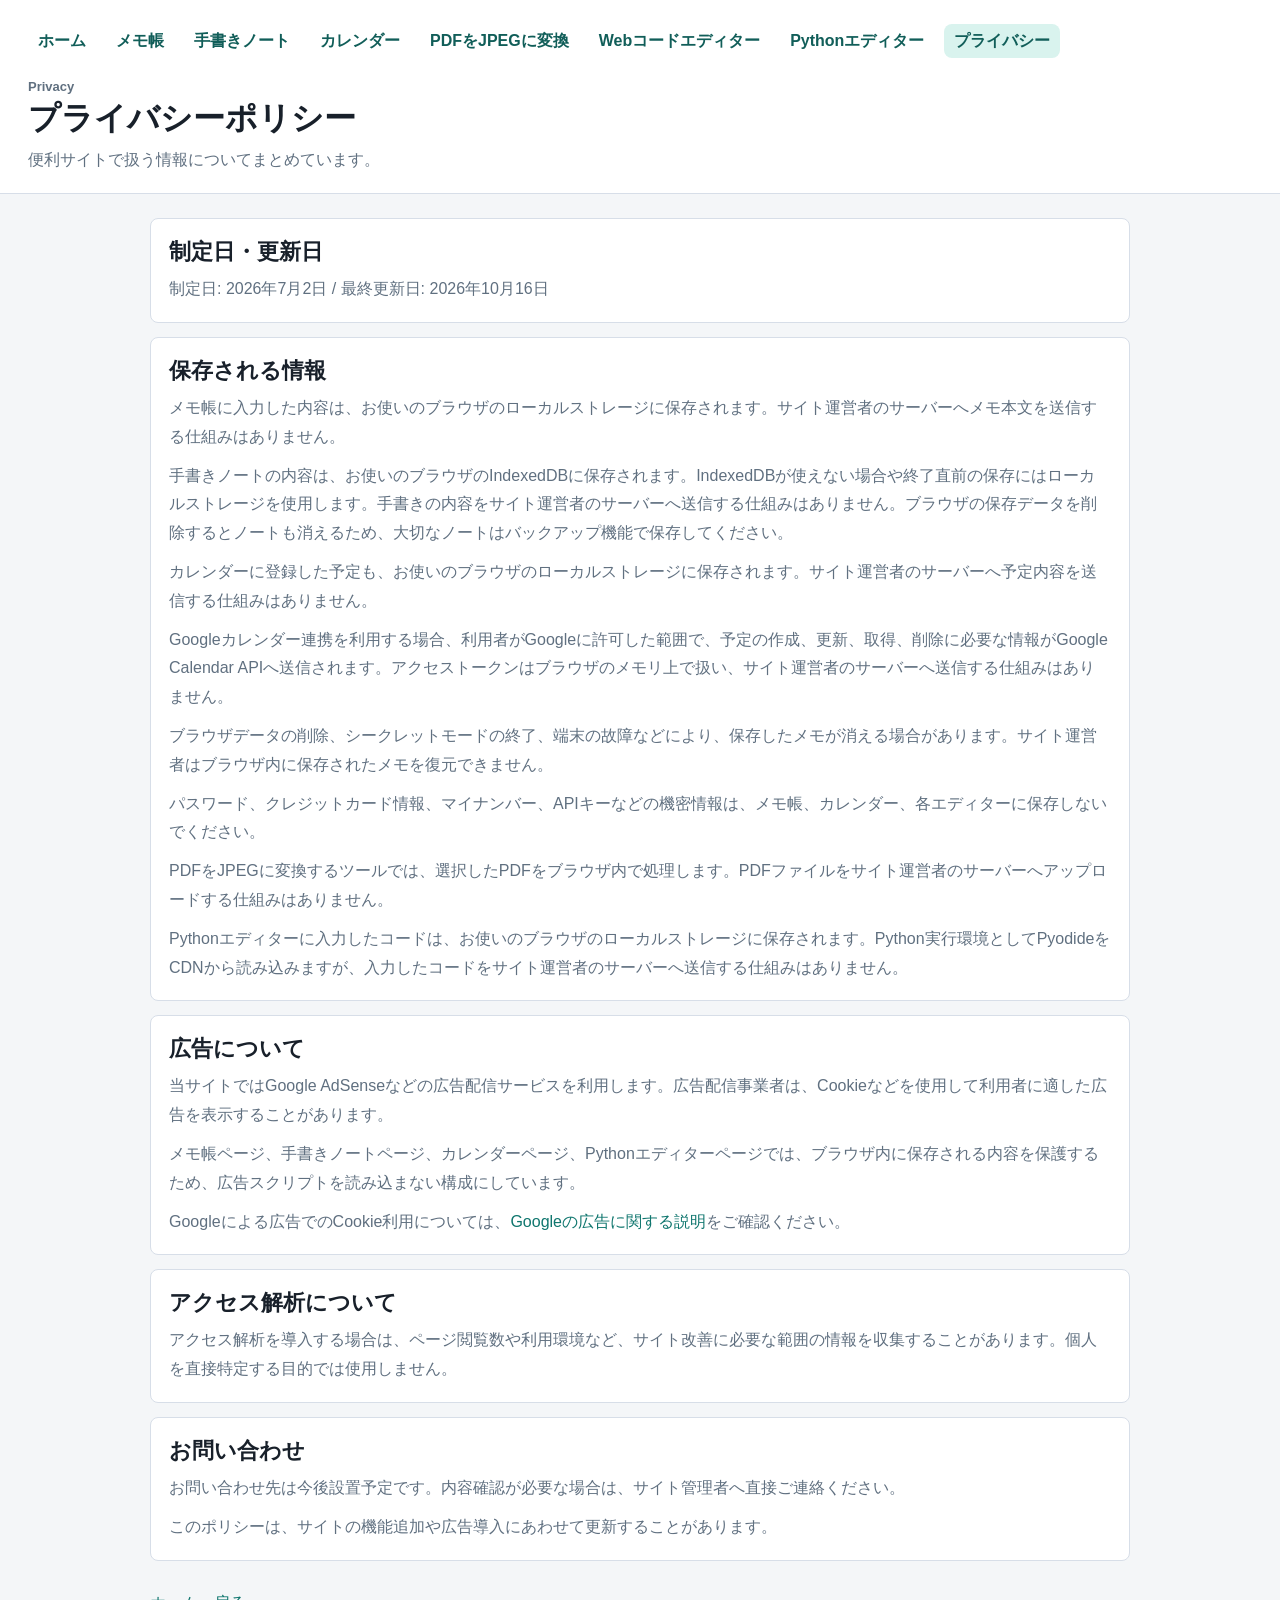
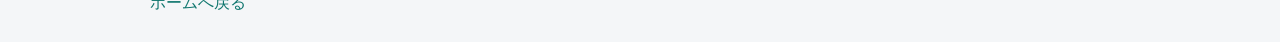
<file: privacy.html>
﻿<!doctype html>
<html lang="ja">
<head>
  <meta charset="UTF-8" />
  <meta name="viewport" content="width=device-width, initial-scale=1.0" />
  <title>プライバシーポリシー | 便利サイト</title>
  <meta name="description" content="便利サイトのプライバシーポリシーです。メモ帳、カレンダー、PDF変換、Webコードエディター、Pythonエディター、広告配信、アクセス解析を導入する場合の情報の扱いについて説明します。" />
  <meta name="robots" content="index, follow" />
  <link rel="canonical" href="https://convenientfunction.com/privacy.html" />
  <meta name="theme-color" content="#0f766e" />
  <link rel="icon" href="favicon.ico" sizes="any" />
  <link rel="icon" type="image/png" sizes="32x32" href="favicon-32x32.png" />
  <link rel="apple-touch-icon" href="apple-touch-icon.png" />
  <link rel="manifest" href="site.webmanifest" />
  <link rel="stylesheet" href="style.css" />
</head>
<body class="content-page">
  <header class="site-header compact">
    <nav class="site-nav" aria-label="主要ナビゲーション">
      <a href="./">ホーム</a>
      <a href="memo/">メモ帳</a>
      <a href="handwriting/">手書きノート</a>
      <a href="calendar.html">カレンダー</a>
      <a href="pdf-to-jpeg.html">PDFをJPEGに変換</a>
      <a href="code-editor.html">Webコードエディター</a>
      <a href="python-editor.html">Pythonエディター</a>
      <a href="privacy.html" aria-current="page">プライバシー</a>
    </nav>

    <div class="site-heading">
      <p class="eyebrow">Privacy</p>
      <h1>プライバシーポリシー</h1>
      <p>便利サイトで扱う情報についてまとめています。</p>
    </div>
  </header>

  <main class="content-main">
    <section class="text-section policy-meta">
      <h2>制定日・更新日</h2>
      <p>制定日: 2026年7月2日 / 最終更新日: 2026年10月16日</p>
    </section>

    <section class="text-section">
      <h2>保存される情報</h2>
      <p>メモ帳に入力した内容は、お使いのブラウザのローカルストレージに保存されます。サイト運営者のサーバーへメモ本文を送信する仕組みはありません。</p>
      <p>手書きノートの内容は、お使いのブラウザのIndexedDBに保存されます。IndexedDBが使えない場合や終了直前の保存にはローカルストレージを使用します。手書きの内容をサイト運営者のサーバーへ送信する仕組みはありません。ブラウザの保存データを削除するとノートも消えるため、大切なノートはバックアップ機能で保存してください。</p>
      <p>カレンダーに登録した予定も、お使いのブラウザのローカルストレージに保存されます。サイト運営者のサーバーへ予定内容を送信する仕組みはありません。</p>
      <p>Googleカレンダー連携を利用する場合、利用者がGoogleに許可した範囲で、予定の作成、更新、取得、削除に必要な情報がGoogle Calendar APIへ送信されます。アクセストークンはブラウザのメモリ上で扱い、サイト運営者のサーバーへ送信する仕組みはありません。</p>
      <p>ブラウザデータの削除、シークレットモードの終了、端末の故障などにより、保存したメモが消える場合があります。サイト運営者はブラウザ内に保存されたメモを復元できません。</p>
      <p>パスワード、クレジットカード情報、マイナンバー、APIキーなどの機密情報は、メモ帳、カレンダー、各エディターに保存しないでください。</p>
      <p>PDFをJPEGに変換するツールでは、選択したPDFをブラウザ内で処理します。PDFファイルをサイト運営者のサーバーへアップロードする仕組みはありません。</p>
      <p>Pythonエディターに入力したコードは、お使いのブラウザのローカルストレージに保存されます。Python実行環境としてPyodideをCDNから読み込みますが、入力したコードをサイト運営者のサーバーへ送信する仕組みはありません。</p>
    </section>

    <section class="text-section">
      <h2>広告について</h2>
      <p>当サイトではGoogle AdSenseなどの広告配信サービスを利用します。広告配信事業者は、Cookieなどを使用して利用者に適した広告を表示することがあります。</p>
      <p>メモ帳ページ、手書きノートページ、カレンダーページ、Pythonエディターページでは、ブラウザ内に保存される内容を保護するため、広告スクリプトを読み込まない構成にしています。</p>
      <p>Googleによる広告でのCookie利用については、<a href="https://policies.google.com/technologies/ads">Googleの広告に関する説明</a>をご確認ください。</p>
    </section>

    <section class="text-section">
      <h2>アクセス解析について</h2>
      <p>アクセス解析を導入する場合は、ページ閲覧数や利用環境など、サイト改善に必要な範囲の情報を収集することがあります。個人を直接特定する目的では使用しません。</p>
    </section>

    <section class="text-section">
      <h2>お問い合わせ</h2>
      <p>お問い合わせ先は今後設置予定です。内容確認が必要な場合は、サイト管理者へ直接ご連絡ください。</p>
      <p>このポリシーは、サイトの機能追加や広告導入にあわせて更新することがあります。</p>
    </section>
  </main>

  <footer class="site-footer">
    <a href="./">ホームへ戻る</a>
  </footer>
</body>
</html>
</file>
<file: style.css>
* {
  box-sizing: border-box;
}

html {
  -webkit-text-size-adjust: 100%;
}

:root {
  color-scheme: light;
  --bg: #f4f6f8;
  --surface: #ffffff;
  --surface-soft: #f8fafc;
  --text: #18202a;
  --muted: #607080;
  --line: #d7dee8;
  --accent: #0f766e;
  --accent-dark: #115e59;
  --accent-soft: #d9f3ee;
  --danger: #b42318;
  --danger-dark: #8f1d14;
  --focus: rgba(15, 118, 110, 0.18);
}

body {
  margin: 0;
  min-height: 100vh;
  font-family: "Segoe UI", "Yu Gothic UI", "Hiragino Kaku Gothic ProN", Meiryo, sans-serif;
  color: var(--text);
  background: var(--bg);
  letter-spacing: 0;
  overflow-x: hidden;
}

[hidden] {
  display: none !important;
}

a {
  color: var(--accent);
  text-decoration: none;
}

a:hover {
  text-decoration: underline;
}

button,
select,
input {
  font: inherit;
  min-width: 0;
}

button,
.button-link {
  display: inline-flex;
  align-items: center;
  justify-content: center;
  min-height: 44px;
  border: none;
  border-radius: 8px;
  padding: 11px 16px;
  cursor: pointer;
  background: var(--accent);
  color: #ffffff;
  font-weight: 700;
  line-height: 1.35;
  text-align: center;
  transition: background 0.2s, transform 0.2s;
}

button:hover,
.button-link:hover {
  background: var(--accent-dark);
  transform: translateY(-1px);
  text-decoration: none;
}

button:disabled {
  background: #a8b3bd;
  cursor: not-allowed;
  transform: none;
}

button.delete {
  background: var(--danger);
}

button.delete:hover {
  background: var(--danger-dark);
}

button.delete:disabled {
  background: #c8b6b3;
}

select,
input,
.editor {
  width: 100%;
  border: 1px solid var(--line);
  border-radius: 8px;
  background: #ffffff;
  color: var(--text);
  outline: none;
}

select {
  padding: 11px 12px;
  cursor: pointer;
}

input {
  padding: 13px 14px;
  font-size: 20px;
  font-weight: 700;
}

input:focus,
.editor:focus,
select:focus,
button:focus-visible,
a:focus-visible {
  outline: none;
  border-color: var(--accent);
  box-shadow: 0 0 0 3px var(--focus);
}

.sr-only {
  position: absolute;
  width: 1px;
  height: 1px;
  padding: 0;
  margin: -1px;
  overflow: hidden;
  clip: rect(0, 0, 0, 0);
  white-space: nowrap;
  border: 0;
}

.site-header {
  padding: 24px 28px;
  background: var(--surface);
  border-bottom: 1px solid var(--line);
}

.site-header.compact {
  padding-bottom: 20px;
}

.site-nav {
  display: flex;
  flex-wrap: wrap;
  gap: 10px;
  margin-bottom: 18px;
}

.site-nav a {
  display: inline-flex;
  align-items: center;
  min-height: 34px;
  border-radius: 8px;
  padding: 6px 10px;
  color: var(--accent-dark);
  font-weight: 700;
}

.site-nav a[aria-current="page"] {
  background: var(--accent-soft);
}

.site-heading {
  max-width: 820px;
}

.eyebrow {
  margin: 0 0 6px;
  color: #4f46e5;
  font-size: 13px;
  font-weight: 700;
}

.site-heading h1 {
  margin: 0 0 8px;
  font-size: 32px;
  line-height: 1.25;
}

.site-heading p {
  margin: 0;
  color: var(--muted);
  line-height: 1.7;
}

.home-main,
.content-main,
.converter-main,
.calendar-main {
  width: min(980px, calc(100% - 32px));
  margin: 24px auto;
}

.home-main,
.converter-main,
.calendar-main {
  display: grid;
  gap: 18px;
}

.tool-list {
  display: grid;
  gap: 14px;
}

.section-heading h2,
.panel h2,
.text-section h2 {
  margin: 0 0 8px;
  font-size: 22px;
}

.section-heading p,
.text-section p {
  margin: 0;
  color: var(--muted);
  line-height: 1.8;
}

.tool-card,
.panel,
.result-card,
.text-section {
  border: 1px solid var(--line);
  border-radius: 8px;
  background: var(--surface);
  padding: 18px;
}

.tool-card {
  display: grid;
  grid-template-columns: minmax(0, 1fr) auto;
  gap: 16px;
  align-items: center;
}

.tool-card h3 {
  margin: 0 0 6px;
  font-size: 20px;
}

.tool-card p {
  margin: 0;
  color: var(--muted);
  line-height: 1.7;
}

.site-footer {
  width: min(980px, calc(100% - 32px));
  margin: 0 auto;
  padding: 8px 0 28px;
  color: var(--muted);
}

.seo-content {
  width: min(980px, calc(100% - 32px));
  margin: 22px auto 30px;
  display: grid;
  gap: 16px;
}

.seo-content h2,
.seo-content h3 {
  margin: 0;
}

.seo-content p {
  margin: 0;
  color: var(--muted);
  line-height: 1.8;
}

.seo-content ul,
.seo-content ol {
  margin: 0;
  padding-left: 22px;
  color: var(--muted);
  line-height: 1.8;
}

.seo-content li + li {
  margin-top: 4px;
}

.seo-grid {
  display: grid;
  grid-template-columns: repeat(3, minmax(0, 1fr));
  gap: 12px;
}

.seo-grid article,
.seo-faq article,
.seo-summary {
  border: 1px solid var(--line);
  border-radius: 8px;
  background: var(--surface);
  padding: 16px;
}

.seo-grid article {
  display: grid;
  gap: 8px;
}

.seo-faq {
  display: grid;
  gap: 10px;
}

.seo-faq article {
  display: grid;
  gap: 8px;
}

.memo-seo {
  grid-column: 1 / -1;
}

.memo-page {
  display: grid;
  grid-template-columns: 320px minmax(0, 1fr);
  grid-template-rows: auto 1fr;
}

.memo-page .site-header {
  grid-column: 1 / -1;
}

.memo-sidebar {
  background: var(--surface);
  border-right: 1px solid var(--line);
  padding: 20px;
  overflow-y: auto;
}

.memo-main {
  padding: 28px;
  display: flex;
  flex-direction: column;
  gap: 14px;
  background: var(--surface-soft);
}

.app-title {
  margin: 0 0 18px;
  font-size: 24px;
}

.memo-sidebar h3 {
  margin: 22px 0 8px;
  font-size: 14px;
  color: var(--muted);
}

.side-actions,
.toolbar,
.actions,
.top-row {
  display: flex;
  align-items: center;
  gap: 10px;
}

.toolbar {
  flex-wrap: wrap;
}

.side-actions {
  flex-direction: column;
  align-items: stretch;
}

.top-row {
  align-items: stretch;
}

.top-row input {
  flex: 1;
}

.top-row select {
  width: 180px;
}

.folder,
.note {
  padding: 12px;
  border-radius: 8px;
  cursor: pointer;
  margin-top: 8px;
  background: #f1f5f9;
  border: 1px solid transparent;
  transition: background 0.2s, border-color 0.2s;
}

.folder:hover,
.note:hover {
  background: #e7eef6;
}

.folder.active,
.note.active {
  background: var(--accent-soft);
  border-color: var(--accent);
  font-weight: 700;
}

.note-header {
  display: flex;
  align-items: center;
  justify-content: space-between;
  gap: 8px;
}

.note-title {
  flex: 1;
  min-width: 0;
  font-weight: 700;
  overflow: hidden;
  text-overflow: ellipsis;
  white-space: nowrap;
}

.note-folder-select {
  width: 110px;
  flex-shrink: 0;
  min-height: 32px;
  padding: 6px 8px;
  font-size: 12px;
}

.editor {
  flex: 1;
  min-height: 400px;
  padding: 14px;
  font-size: 16px;
  line-height: 1.8;
  overflow-y: auto;
}

.editor:empty::before {
  content: attr(data-placeholder);
  color: #93a0ad;
}

.editor img {
  display: block;
  max-width: 100%;
  max-height: 320px;
  margin: 12px 0;
  border-radius: 8px;
  border: 1px solid var(--line);
}

.memo-safety-note {
  border: 1px solid #f0c36d;
  border-radius: 8px;
  background: #fff8e7;
  color: #4d3b10;
  padding: 12px 14px;
}

.memo-safety-note strong {
  display: block;
  margin-bottom: 4px;
}

.memo-safety-note p {
  margin: 0;
  line-height: 1.7;
}

.counter,
#status,
.status {
  color: var(--muted);
  font-size: 14px;
}

.counter {
  margin: 0;
  text-align: right;
}

.converter-panel {
  display: grid;
  gap: 14px;
}

.drop-area {
  display: grid;
  place-items: center;
  min-height: 190px;
  border: 2px dashed #8abbb5;
  border-radius: 8px;
  background: #f8fafc;
  text-align: center;
  padding: 24px;
  transition: background 0.2s, border-color 0.2s;
}

.drop-area.dragover {
  background: var(--accent-soft);
  border-color: var(--accent);
}

.drop-area strong {
  display: block;
  margin-bottom: 8px;
  font-size: 20px;
}

.drop-area span {
  color: var(--muted);
  line-height: 1.7;
}

input[type="file"] {
  display: none;
}

.controls {
  display: grid;
  grid-template-columns: repeat(3, minmax(0, 1fr));
  gap: 12px;
}

.controls label {
  display: grid;
  gap: 6px;
  color: var(--muted);
  font-weight: 700;
}

.button-row {
  display: grid;
  grid-template-columns: minmax(0, 1fr) auto;
  gap: 8px;
}

.button-row button {
  width: 100%;
}

.tool-note {
  margin: -2px 0 0;
  color: var(--muted);
  font-size: 14px;
  line-height: 1.7;
}

.status {
  margin: 0;
  line-height: 1.7;
}

.results {
  display: grid;
  gap: 14px;
}

.result-card {
  display: grid;
  grid-template-columns: 160px minmax(0, 1fr) auto;
  align-items: center;
  gap: 16px;
}

.result-card img {
  width: 160px;
  max-height: 220px;
  object-fit: contain;
  border: 1px solid var(--line);
  border-radius: 8px;
  background: var(--surface-soft);
}

.result-card h2 {
  margin: 0 0 6px;
  font-size: 18px;
}

.result-card p {
  margin: 0;
  color: var(--muted);
  font-size: 14px;
  line-height: 1.6;
}

.download-all {
  justify-self: start;
}

canvas {
  display: none;
}

.content-main {
  display: grid;
  gap: 14px;
}

.text-section p + p {
  margin-top: 10px;
}

.calendar-panel,
.day-panel,
.google-sync-panel {
  display: grid;
  gap: 14px;
}

.calendar-toolbar,
.day-panel-header,
.google-sync-header {
  display: flex;
  align-items: center;
  justify-content: space-between;
  gap: 14px;
}

.calendar-toolbar h2,
.day-panel-header h2,
.google-sync-header h2 {
  margin: 0;
}

.calendar-nav-actions,
.event-actions,
.google-sync-actions {
  display: flex;
  flex-wrap: wrap;
  gap: 8px;
  justify-content: flex-end;
}

.google-settings {
  display: grid;
  grid-template-columns: minmax(280px, 1.4fr) minmax(180px, 0.8fr);
  gap: 12px;
}

.google-settings label {
  display: grid;
  gap: 6px;
  color: var(--muted);
  font-weight: 700;
}

.google-sync-help {
  border: 1px solid var(--line);
  border-radius: 8px;
  background: var(--surface-soft);
  padding: 12px 14px;
}

.google-sync-help summary {
  cursor: pointer;
  color: var(--accent-dark);
  font-weight: 700;
}

.google-sync-help ol {
  margin: 10px 0 0;
  padding-left: 22px;
  color: var(--muted);
  line-height: 1.7;
}

.google-sync-help code {
  border-radius: 6px;
  background: #e2e8f0;
  color: var(--text);
  padding: 1px 5px;
  overflow-wrap: anywhere;
}

.calendar-grid {
  display: grid;
  grid-template-columns: repeat(7, minmax(0, 1fr));
}

.calendar-weekdays {
  border: 1px solid var(--line);
  border-bottom: none;
  border-radius: 8px 8px 0 0;
  overflow: hidden;
  background: var(--surface-soft);
}

.calendar-weekdays div {
  min-height: 38px;
  padding: 10px 6px;
  color: var(--muted);
  font-size: 13px;
  font-weight: 700;
  text-align: center;
}

.calendar-days {
  border-top: 1px solid var(--line);
  border-left: 1px solid var(--line);
}

.calendar-day {
  position: relative;
  display: grid;
  align-content: start;
  gap: 8px;
  min-height: 96px;
  border: none;
  border-right: 1px solid var(--line);
  border-bottom: 1px solid var(--line);
  border-radius: 0;
  background: #ffffff;
  color: var(--text);
  padding: 10px;
  text-align: left;
  transform: none;
}

.calendar-day:hover {
  background: #eef7f5;
  transform: none;
}

.calendar-day.empty {
  background: var(--surface-soft);
  cursor: default;
}

.calendar-day.today {
  background: #ecfeff;
}

.calendar-day.selected {
  outline: 3px solid var(--focus);
  outline-offset: -3px;
  background: var(--accent-soft);
}

.calendar-day-number {
  font-size: 18px;
  font-weight: 800;
}

.calendar-event-marker {
  min-height: 20px;
  width: max-content;
  max-width: 100%;
  border-radius: 999px;
  background: #dbeafe;
  color: #1e3a8a;
  padding: 2px 8px;
  font-size: 12px;
  font-weight: 700;
  overflow: hidden;
  text-overflow: ellipsis;
  white-space: nowrap;
}

.event-form {
  display: grid;
  grid-template-columns: minmax(140px, 0.8fr) minmax(120px, 0.6fr) minmax(220px, 1.4fr) minmax(140px, 0.8fr);
  gap: 12px;
}

.event-form label {
  display: grid;
  gap: 6px;
  color: var(--muted);
  font-weight: 700;
}

.event-form textarea {
  width: 100%;
  min-height: 96px;
  border: 1px solid var(--line);
  border-radius: 8px;
  padding: 12px 14px;
  color: var(--text);
  font: inherit;
  resize: vertical;
  outline: none;
}

.event-form textarea:focus {
  border-color: var(--accent);
  box-shadow: 0 0 0 3px var(--focus);
}

.event-note-field,
.event-actions {
  grid-column: 1 / -1;
}

.event-list {
  display: grid;
  gap: 10px;
}

.empty-events {
  margin: 0;
  color: var(--muted);
  line-height: 1.7;
}

.event-item {
  display: grid;
  grid-template-columns: minmax(0, 1fr) auto;
  gap: 12px;
  align-items: center;
  border: 1px solid var(--line);
  border-left: 5px solid var(--accent);
  border-radius: 8px;
  background: var(--surface-soft);
  padding: 12px;
}

.event-item.personal {
  border-left-color: #4f46e5;
}

.event-item.important {
  border-left-color: var(--danger);
}

.event-item.other {
  border-left-color: #64748b;
}

.event-item h3 {
  margin: 0 0 4px;
  font-size: 17px;
  overflow-wrap: anywhere;
}

.event-item p {
  margin: 0;
  color: var(--muted);
  font-size: 14px;
  line-height: 1.6;
}

.event-note {
  margin-top: 6px !important;
  overflow-wrap: anywhere;
}

.event-sync-badge {
  width: max-content;
  max-width: 100%;
  margin-top: 6px !important;
  border-radius: 999px;
  background: #dcfce7;
  color: #166534 !important;
  padding: 2px 8px;
  font-size: 12px !important;
  font-weight: 700;
}

.code-editor-main {
  width: min(1440px, calc(100% - 32px));
  min-height: calc(100vh - 190px);
  margin: 24px auto;
  display: grid;
  grid-template-columns: minmax(420px, 0.95fr) minmax(420px, 1.05fr);
  gap: 16px;
}

.code-workspace,
.preview-panel {
  min-width: 0;
}

.code-toolbar,
.preview-toolbar,
.console-header {
  display: flex;
  align-items: center;
  justify-content: space-between;
  gap: 12px;
}

.code-toolbar {
  margin-bottom: 12px;
  border: 1px solid var(--line);
  border-radius: 8px;
  background: var(--surface);
  padding: 12px;
}

.toggle-control {
  display: inline-flex;
  align-items: center;
  gap: 8px;
  min-height: 40px;
  color: var(--muted);
  font-weight: 700;
}

.toggle-control input {
  width: auto;
}

.code-actions {
  display: flex;
  flex-wrap: wrap;
  gap: 8px;
  justify-content: flex-end;
}

.secondary-button {
  background: #e2e8f0;
  color: var(--text);
}

.secondary-button:hover {
  background: #cbd5e1;
}

.code-editor-grid {
  display: grid;
  grid-template-rows: repeat(3, minmax(180px, 1fr));
  gap: 12px;
  min-height: 620px;
  height: calc(100vh - 280px);
}

.code-panel,
.preview-panel,
.console-panel {
  border: 1px solid var(--line);
  border-radius: 8px;
  background: var(--surface);
}

.code-panel,
.preview-panel {
  display: flex;
  min-height: 0;
  overflow: hidden;
}

.code-panel {
  flex-direction: column;
}

.code-panel-header {
  min-height: 40px;
  border-bottom: 1px solid var(--line);
  background: var(--surface-soft);
  padding: 9px 12px;
}

.code-panel-header h2,
.preview-toolbar h2,
.console-header h3 {
  margin: 0;
  font-size: 15px;
}

.html-accent {
  border-left: 5px solid #e34c26;
}

.css-accent {
  border-left: 5px solid #264de4;
}

.js-accent {
  border-left: 5px solid #f0db4f;
}

.code-panel textarea {
  flex: 1;
  width: 100%;
  min-height: 0;
  border: none;
  outline: none;
  resize: none;
  padding: 14px;
  background: #0f172a;
  color: #e2e8f0;
  font-family: "SFMono-Regular", Consolas, "Liberation Mono", monospace;
  font-size: 14px;
  line-height: 1.6;
  tab-size: 2;
}

.preview-panel {
  flex-direction: column;
}

.preview-toolbar {
  min-height: 52px;
  border-bottom: 1px solid var(--line);
  background: var(--surface);
  padding: 10px 12px;
}

.preview-actions {
  display: flex;
  align-items: center;
  gap: 10px;
}

.editor-status {
  color: var(--muted);
  font-size: 14px;
}

.preview-panel iframe {
  flex: 1;
  width: 100%;
  min-height: 360px;
  border: none;
  background: #ffffff;
}

.console-panel {
  margin: 12px;
  overflow: hidden;
}

.console-header {
  min-height: 42px;
  border-bottom: 1px solid var(--line);
  background: var(--surface-soft);
  padding: 8px 10px;
}

.console-header button {
  min-height: 34px;
  padding: 7px 12px;
}

#consoleOutput {
  min-height: 96px;
  max-height: 160px;
  margin: 0;
  overflow: auto;
  padding: 12px;
  background: #0f172a;
  color: #dbeafe;
  font-family: "SFMono-Regular", Consolas, "Liberation Mono", monospace;
  font-size: 13px;
  line-height: 1.6;
  white-space: pre-wrap;
}

.python-editor-main {
  width: min(1560px, calc(100% - 24px));
  min-height: 0;
  margin: 14px auto 18px;
  display: grid;
  grid-template-columns: minmax(0, 1.35fr) minmax(320px, 0.65fr);
  grid-template-areas:
    "note note"
    "workspace output"
    "workspace learning";
  gap: 14px;
  align-items: stretch;
}

.python-editor-page .site-header.compact {
  padding: 18px 28px 16px;
}

.python-editor-page .site-nav {
  margin-bottom: 12px;
}

.python-editor-page .site-heading h1 {
  font-size: 30px;
}

.python-editor-page .site-heading p {
  line-height: 1.5;
}

.python-editor-main .memo-safety-note {
  grid-area: note;
  padding: 12px 16px;
}

.python-editor-main .memo-safety-note p {
  line-height: 1.55;
}

.python-editor-page .code-toolbar {
  margin-bottom: 10px;
  padding: 10px 12px;
}

.python-editor-page .code-actions {
  min-width: 0;
}

.python-workspace,
.python-output-panel,
.python-learning-cta {
  min-width: 0;
}

.python-workspace {
  grid-area: workspace;
}

.python-code-panel {
  display: flex;
  flex-direction: column;
  min-height: auto;
}

.python-accent {
  border-left: 5px solid #3776ab;
}

#pythonCode {
  width: 100%;
  height: clamp(280px, calc(100vh - 520px), 460px);
  min-height: 260px;
  border: none;
  outline: none;
  resize: vertical;
  padding: 18px;
  background: #0f172a;
  color: #e2e8f0;
  font-family: "SFMono-Regular", Consolas, "Liberation Mono", monospace;
  font-size: 15px;
  line-height: 1.75;
  tab-size: 4;
}

.python-code-panel .CodeMirror {
  width: 100%;
  height: clamp(280px, calc(100vh - 520px), 460px);
  min-height: 260px;
  background: #0f172a;
  color: #e2e8f0;
  font-family: "SFMono-Regular", Consolas, "Liberation Mono", monospace;
  font-size: 15px;
  line-height: 1.75;
}

.python-code-panel .CodeMirror-scroll {
  min-height: 100%;
  tab-size: 4;
}

.python-code-panel .CodeMirror-lines {
  padding: 16px 0;
}

.python-code-panel .CodeMirror pre.CodeMirror-line,
.python-code-panel .CodeMirror pre.CodeMirror-line-like {
  padding: 0 18px;
}

.python-code-panel .CodeMirror-gutters {
  background: #111827;
  border-right: 1px solid rgba(148, 163, 184, 0.24);
  color: #64748b;
}

.python-code-panel .CodeMirror-linenumber {
  color: #64748b;
}

.python-code-panel .CodeMirror-cursor {
  border-left-color: #ffffff;
}

.python-code-panel .CodeMirror-selected {
  background: rgba(56, 189, 248, 0.28);
}

.python-code-panel .CodeMirror-activeline-background {
  background: rgba(59, 130, 246, 0.12);
}

.python-code-panel .cm-keyword {
  color: #c084fc;
  font-weight: 700;
}

.python-code-panel .cm-def,
.python-code-panel .cm-variable-2 {
  color: #93c5fd;
}

.python-code-panel .cm-variable,
.python-code-panel .cm-property {
  color: #e2e8f0;
}

.python-code-panel .cm-builtin {
  color: #67e8f9;
}

.python-code-panel .cm-string {
  color: #86efac;
}

.python-code-panel .cm-number,
.python-code-panel .cm-atom {
  color: #fbbf24;
}

.python-code-panel .cm-comment {
  color: #94a3b8;
  font-style: italic;
}

.python-code-panel .cm-operator {
  color: #f9a8d4;
}

.python-code-panel .cm-error {
  color: #fecaca;
  background: rgba(185, 28, 28, 0.25);
}

.python-fallback-textarea {
  display: block;
}

.python-output-panel {
  grid-area: output;
  height: clamp(320px, calc(100vh - 330px), 620px);
  min-height: 0;
  border: 1px solid var(--line);
  border-radius: 8px;
  background: var(--surface);
  display: flex;
  flex-direction: column;
  overflow: hidden;
}

#pythonOutput {
  flex: 1;
  min-height: 0;
  max-height: none;
  margin: 0;
  overflow: auto;
  padding: 16px;
  background: #0f172a;
  color: #dbeafe;
  font-family: "SFMono-Regular", Consolas, "Liberation Mono", monospace;
  font-size: 14px;
  line-height: 1.6;
  overflow-wrap: anywhere;
  white-space: pre-wrap;
}

.python-output-panel .tool-note {
  border-top: 1px solid var(--line);
  margin: 0;
  padding: 10px 12px;
  background: var(--surface-soft);
  font-size: 13px;
  line-height: 1.55;
}

.python-learning-cta {
  grid-area: learning;
  display: grid;
  grid-template-columns: minmax(0, 1fr) auto;
  gap: 12px;
  align-items: center;
  border: 1px solid var(--line);
  border-radius: 8px;
  background: var(--surface);
  padding: 14px;
}

.python-learning-cta h2 {
  margin: 0 0 4px;
  font-size: 18px;
}

.python-learning-cta p {
  margin: 0;
  color: var(--muted);
  font-size: 14px;
  line-height: 1.65;
}

.python-learning-actions {
  display: flex;
  flex-wrap: wrap;
  justify-content: flex-end;
  gap: 8px;
}

.python-learning-main {
  width: min(1080px, calc(100% - 32px));
  margin: 24px auto 30px;
  display: grid;
  gap: 18px;
}

.learning-hero,
.learning-next {
  border: 1px solid var(--line);
  border-radius: 8px;
  background: var(--surface);
  padding: 18px;
}

.learning-hero {
  display: grid;
  grid-template-columns: minmax(0, 1fr) auto;
  gap: 16px;
  align-items: center;
}

.learning-hero h2,
.learning-next h2,
.learning-step h3 {
  margin: 0;
}

.learning-hero p,
.learning-step p,
.learning-next li {
  color: var(--muted);
  line-height: 1.75;
}

.learning-hero p {
  margin: 8px 0 0;
}

.learning-next p {
  margin: 8px 0 0;
  color: var(--muted);
  line-height: 1.75;
}

.learning-next .button-link {
  margin-top: 14px;
}

.learning-steps {
  display: grid;
  gap: 12px;
}

.learning-runner {
  display: grid;
  gap: 12px;
}

.learning-runner-grid {
  display: grid;
  grid-template-columns: minmax(0, 1.15fr) minmax(320px, 0.85fr);
  gap: 14px;
  align-items: stretch;
}

.learning-runner-grid .python-workspace,
.learning-runner-grid .python-output-panel {
  grid-area: auto;
  min-width: 0;
}

.learning-runner-grid .python-output-panel {
  height: clamp(320px, 44vh, 560px);
}

.learning-runner .code-toolbar {
  align-items: flex-start;
}

.learning-runner .toggle-control {
  flex: 0 0 auto;
  white-space: nowrap;
}

.learning-runner .code-actions {
  flex: 1 1 360px;
}

.learning-step {
  display: grid;
  grid-template-columns: 54px minmax(0, 1fr) auto;
  gap: 14px;
  align-items: start;
  border: 1px solid var(--line);
  border-radius: 8px;
  background: var(--surface);
  padding: 16px;
}

.step-number {
  margin: 0;
  color: var(--accent-dark);
  font-size: 14px;
  font-weight: 800;
}

.learning-step p {
  margin: 6px 0 0;
}

.learning-step pre {
  margin: 10px 0 0;
  overflow: auto;
  border-radius: 8px;
  background: #0f172a;
  color: #dbeafe;
  padding: 12px;
  font-family: "SFMono-Regular", Consolas, "Liberation Mono", monospace;
  font-size: 13px;
  line-height: 1.55;
}

.learning-quiz {
  display: grid;
  gap: 14px;
}

.learning-code-quiz {
  display: grid;
  gap: 14px;
}

.exam-problem-set {
  display: grid;
  gap: 14px;
}

.exam-problem-grid {
  display: grid;
  gap: 14px;
}

.exam-problem-card {
  display: grid;
  gap: 12px;
  border: 1px solid var(--line);
  border-radius: 8px;
  background: var(--surface);
  padding: 18px;
}

.exam-problem-card h3 {
  margin: 0;
}

.exam-problem-card h4 {
  margin: 4px 0 0;
  color: var(--text);
  font-size: 17px;
}

.exam-problem-card p {
  margin: 6px 0 0;
  color: var(--text);
  line-height: 1.8;
}

.exam-problem-card code {
  border-radius: 5px;
  background: #f1f5f9;
  color: var(--text);
  padding: 2px 5px;
  font-family: "SFMono-Regular", Consolas, "Liberation Mono", monospace;
  font-size: 0.94em;
}

.exam-problem-card pre {
  margin: 0;
  overflow: auto;
  border-radius: 8px;
  background: #0f172a;
  color: #dbeafe;
  padding: 12px;
  font-family: "SFMono-Regular", Consolas, "Liberation Mono", monospace;
  font-size: 13px;
  line-height: 1.55;
}

.exam-problem-card pre code {
  background: transparent;
  color: inherit;
  padding: 0;
  font-size: inherit;
}

.exam-problem-card .secondary-button {
  justify-self: start;
}

.exam-condition-list {
  display: grid;
  gap: 6px;
  margin: 0;
  padding-left: 22px;
  color: var(--text);
  line-height: 1.7;
}

.quiz-mode-selector {
  display: grid;
  grid-template-columns: minmax(0, 1fr) minmax(320px, 0.75fr);
  gap: 16px;
  align-items: center;
  border: 1px solid var(--line);
  border-radius: 8px;
  background: var(--surface);
  padding: 18px;
}

.quiz-unit-selector {
  display: grid;
  gap: 14px;
  border: 1px solid var(--line);
  border-radius: 8px;
  background: var(--surface);
  padding: 18px;
}

.quiz-mode-selector h2 {
  margin: 2px 0 0;
}

.quiz-unit-selector h2 {
  margin: 2px 0 0;
}

.quiz-mode-selector p:not(.eyebrow) {
  margin: 8px 0 0;
  color: var(--muted);
  line-height: 1.7;
}

.quiz-unit-selector p:not(.eyebrow) {
  margin: 8px 0 0;
  color: var(--muted);
  line-height: 1.7;
}

.quiz-mode-buttons {
  display: grid;
  grid-template-columns: repeat(2, minmax(0, 1fr));
  gap: 10px;
}

.quiz-unit-buttons {
  display: flex;
  flex-wrap: wrap;
  gap: 8px;
}

button.quiz-mode-button {
  display: grid;
  justify-items: start;
  gap: 4px;
  width: 100%;
  min-height: 76px;
  border: 1px solid var(--line);
  background: var(--surface-soft);
  color: var(--text);
  text-align: left;
  box-shadow: none;
}

button.quiz-unit-button {
  min-height: 44px;
  border: 1px solid var(--line);
  border-radius: 8px;
  background: var(--surface-soft);
  color: var(--text);
  box-shadow: none;
  font-size: 14px;
  font-weight: 800;
}

button.quiz-mode-button span {
  font-size: 18px;
  font-weight: 900;
}

button.quiz-mode-button small {
  color: var(--muted);
  font-size: 13px;
  font-weight: 700;
}

button.quiz-mode-button:hover,
button.quiz-mode-button.is-active {
  border-color: #0f766e;
  background: #ccfbf1;
  color: #064e3b;
}

button.quiz-unit-button:hover,
button.quiz-unit-button.is-active {
  border-color: #0f766e;
  background: #ccfbf1;
  color: #064e3b;
}

button.quiz-mode-button.is-active small {
  color: #0f766e;
}

.quiz-heading {
  display: grid;
  grid-template-columns: minmax(0, 1fr) auto;
  gap: 12px;
  align-items: end;
}

.quiz-heading h2 {
  margin: 0;
}

.quiz-heading p {
  margin: 6px 0 0;
  color: var(--muted);
  line-height: 1.7;
}

.quiz-score {
  margin: 0;
  border: 1px solid #bfdbfe;
  border-radius: 8px;
  background: #eff6ff;
  color: #1d4ed8;
  padding: 10px 12px;
  font-weight: 800;
  white-space: nowrap;
}

.quiz-grid {
  display: grid;
  grid-template-columns: repeat(2, minmax(0, 1fr));
  gap: 12px;
}

.quiz-card {
  display: grid;
  align-content: start;
  gap: 12px;
  border: 1px solid var(--line);
  border-radius: 8px;
  background: var(--surface);
  padding: 16px;
}

.quiz-question-row {
  display: grid;
  grid-template-columns: 42px minmax(0, 1fr);
  gap: 12px;
  align-items: start;
}

.quiz-card h3 {
  margin: 0;
}

.quiz-card p {
  margin: 6px 0 0;
  color: var(--muted);
  line-height: 1.65;
}

.quiz-card pre {
  margin: 0;
  overflow: auto;
  border-radius: 8px;
  background: #0f172a;
  color: #dbeafe;
  padding: 12px;
  font-family: "SFMono-Regular", Consolas, "Liberation Mono", monospace;
  font-size: 13px;
  line-height: 1.55;
}

.quiz-options {
  display: grid;
  grid-template-columns: repeat(3, minmax(0, 1fr));
  gap: 8px;
}

button.quiz-choice {
  justify-content: flex-start;
  width: 100%;
  border: 1px solid var(--line);
  background: var(--surface-soft);
  color: var(--text);
  text-align: left;
  box-shadow: none;
}

button.quiz-choice:hover,
button.quiz-choice.is-selected {
  background: #e0f2fe;
  color: #075985;
}

button.quiz-choice.is-correct {
  border-color: #22c55e;
  background: #dcfce7;
  color: #166534;
}

button.quiz-choice.is-incorrect {
  border-color: #ef4444;
  background: #fee2e2;
  color: #991b1b;
}

.quiz-result {
  border-left: 4px solid #94a3b8;
  border-radius: 8px;
  background: var(--surface-soft);
  padding: 10px 12px;
}

.quiz-result.is-correct {
  border-left-color: #22c55e;
  background: #f0fdf4;
  color: #166534;
}

.quiz-result.is-incorrect {
  border-left-color: #ef4444;
  background: #fff1f2;
  color: #991b1b;
}

.code-answer-label {
  display: grid;
  gap: 8px;
  color: var(--text);
  font-weight: 800;
}

.code-answer-label span {
  font-size: 14px;
}

.code-answer-input {
  width: 100%;
  min-height: 74px;
  resize: vertical;
  border: 1px solid var(--line);
  border-radius: 8px;
  background: #0f172a;
  color: #f8fafc;
  padding: 12px;
  font-family: "SFMono-Regular", Consolas, "Liberation Mono", monospace;
  font-size: 15px;
  line-height: 1.55;
  outline: none;
}

.code-answer-input::placeholder {
  color: #94a3b8;
}

.code-answer-input:focus {
  border-color: #0f766e;
  box-shadow: 0 0 0 3px rgba(15, 118, 110, 0.16);
}

.code-answer-input.is-correct {
  border-color: #22c55e;
  box-shadow: 0 0 0 3px rgba(34, 197, 94, 0.18);
}

.code-answer-input.is-incorrect {
  border-color: #ef4444;
  box-shadow: 0 0 0 3px rgba(239, 68, 68, 0.16);
}

.code-quiz-actions {
  display: flex;
  flex-wrap: wrap;
  gap: 8px;
  align-items: center;
}

.code-quiz-actions .secondary-button {
  justify-self: auto;
}

.quiz-card .secondary-button,
.quiz-reset {
  justify-self: start;
}

.learning-next ul {
  margin: 10px 0 0;
  padding-left: 22px;
}

@media (max-width: 1080px) {
  .code-editor-main {
    grid-template-columns: 1fr;
  }

  .python-editor-main {
    grid-template-columns: 1fr;
    grid-template-areas:
      "note"
      "workspace"
      "output"
      "learning";
  }

  .learning-runner-grid {
    grid-template-columns: 1fr;
  }

  .quiz-mode-selector {
    grid-template-columns: 1fr;
  }

  .quiz-grid {
    grid-template-columns: 1fr;
  }

  .code-editor-grid {
    height: auto;
    min-height: 0;
    grid-template-rows: repeat(3, 250px);
  }

  .preview-panel {
    min-height: 560px;
  }

  #pythonCode,
  .python-code-panel .CodeMirror {
    height: clamp(380px, 48vh, 560px);
    min-height: 360px;
  }

  .python-output-panel {
    height: auto;
  }

  #pythonOutput {
    min-height: 200px;
    max-height: 34vh;
  }
}


.ad-slot {
  display: block;
  overflow: hidden;
  background: transparent;
}

.ad-top {
  min-height: 90px;
}

.home-top-ad {
  display: none;
}

.ad-rail {
  display: none;
}

.memo-bottom-ad {
  width: min(970px, 100%);
  min-height: 90px;
  margin: 8px auto 0;
}

@media (min-width: 1180px) {
  .site-header {
    position: relative;
  }

  .home-top-ad {
    display: block;
    position: absolute;
    top: 14px;
    left: min(50vw, 820px);
    width: min(728px, calc(100vw - min(50vw, 820px) - 28px));
    height: 90px;
  }
}

@media (min-width: 1560px) {
  .home-page .ad-rail,
  .tool-page .ad-rail {
    display: block;
    position: fixed;
    top: 292px;
    bottom: 24px;
    width: clamp(180px, calc((100vw - 1080px) / 2 - 40px), 300px);
  }

  .ad-rail-left {
    left: 24px;
  }

  .ad-rail-right {
    right: 24px;
  }
}

@media (max-width: 760px) {
  .site-header {
    padding: 20px 16px;
  }

  .site-nav {
    gap: 8px;
    margin-bottom: 14px;
  }

  .site-nav a {
    flex: 1 1 calc(50% - 8px);
    justify-content: center;
    min-height: 40px;
    padding: 7px 9px;
    text-align: center;
  }

  .site-heading h1 {
    font-size: 26px;
  }

  .home-main,
  .content-main,
  .converter-main,
  .calendar-main,
  .python-learning-main,
  .site-footer {
    width: min(100% - 24px, 980px);
    margin-top: 16px;
  }

  .tool-card,
  .panel,
  .result-card,
  .text-section,
  .seo-grid article,
  .seo-faq article,
  .seo-summary {
    padding: 16px;
  }

  .seo-content {
    width: min(100% - 24px, 980px);
    margin-top: 18px;
  }

  .seo-grid {
    grid-template-columns: 1fr;
  }

  .tool-card {
    grid-template-columns: 1fr;
    align-items: stretch;
  }

  .learning-hero,
  .quiz-heading,
  .learning-step,
  .python-learning-cta {
    grid-template-columns: 1fr;
  }

  .learning-step .button-link,
  .learning-step button,
  .python-learning-actions,
  .python-learning-actions .button-link,
  .quiz-card .secondary-button,
  .quiz-reset,
  .python-learning-cta .button-link {
    width: 100%;
  }

  .python-learning-actions {
    justify-content: stretch;
  }

  .quiz-options {
    grid-template-columns: 1fr;
  }

  .quiz-mode-buttons {
    grid-template-columns: 1fr;
  }

  .quiz-unit-buttons,
  .quiz-unit-buttons button {
    width: 100%;
  }

  .code-quiz-actions,
  .code-quiz-actions button {
    width: 100%;
  }

  .calendar-toolbar,
  .day-panel-header,
  .google-sync-header {
    align-items: stretch;
    flex-direction: column;
  }

  .calendar-nav-actions,
  .event-actions,
  .google-sync-actions {
    display: grid;
    grid-template-columns: repeat(3, minmax(0, 1fr));
    width: 100%;
  }

  .google-settings {
    grid-template-columns: 1fr;
  }

  .calendar-day {
    min-height: 76px;
    padding: 8px;
  }

  .calendar-day-number {
    font-size: 16px;
  }

  .calendar-event-marker {
    padding-inline: 6px;
    font-size: 11px;
  }

  .event-form {
    grid-template-columns: 1fr 1fr;
  }

  .event-form label:nth-child(3),
  .event-note-field,
  .event-actions {
    grid-column: 1 / -1;
  }

  .event-item {
    grid-template-columns: 1fr;
  }

  .button-link {
    display: inline-flex;
    align-items: center;
    justify-content: center;
  }

  .memo-page {
    grid-template-columns: 1fr;
    grid-template-rows: auto minmax(220px, 32vh) 1fr;
  }

  .memo-sidebar {
    border-right: none;
    border-bottom: 1px solid var(--line);
    padding: 16px;
  }

  .memo-main {
    padding: 16px;
  }

  .app-title {
    margin-bottom: 12px;
    font-size: 22px;
  }

  .memo-sidebar h3 {
    margin-top: 16px;
  }

  .top-row,
  .toolbar,
  .actions {
    flex-direction: column;
    align-items: stretch;
  }

  .top-row select,
  .note-folder-select {
    width: 100%;
  }

  .editor {
    min-height: 46vh;
  }

  .counter {
    text-align: left;
  }

  .controls {
    grid-template-columns: 1fr;
  }

  .drop-area {
    min-height: 160px;
    padding: 20px;
  }

  .button-row {
    grid-template-columns: 1fr;
  }

  .download-all {
    width: 100%;
  }

  .result-card {
    grid-template-columns: 1fr;
  }

  .result-card img {
    width: 100%;
  }

  .result-card a button {
    width: 100%;
  }

  .code-editor-main,
  .python-editor-main {
    width: min(100% - 24px, 100%);
    margin: 16px auto;
  }

  .code-toolbar,
  .preview-toolbar,
  .console-header {
    align-items: stretch;
    flex-direction: column;
  }

  .code-toolbar {
    padding: 10px;
  }

  .code-actions,
  .preview-actions {
    display: grid;
    grid-template-columns: 1fr 1fr;
    width: 100%;
  }

  .toggle-control,
  .editor-status {
    width: 100%;
  }

  .code-editor-grid {
    grid-template-rows: repeat(3, minmax(220px, 30vh));
  }

  .preview-panel {
    min-height: 460px;
  }

  .console-panel {
    margin: 10px;
  }

  .python-code-panel,
  #pythonOutput {
    min-height: 180px;
  }

  #pythonCode,
  .python-code-panel .CodeMirror {
    height: clamp(340px, 50vh, 500px);
    min-height: 320px;
  }

  .python-code-panel .CodeMirror,
  .python-fallback-textarea {
    font-size: 14px;
  }

  #pythonCode,
  .python-fallback-textarea,
  .python-code-panel .CodeMirror pre.CodeMirror-line,
  .python-code-panel .CodeMirror pre.CodeMirror-line-like {
    padding-left: 15px;
    padding-right: 15px;
  }
}

@media (max-width: 480px) {
  .site-header {
    padding: 16px 12px;
  }

  .site-nav {
    grid-template-columns: repeat(2, minmax(0, 1fr));
    display: grid;
  }

  .site-nav a {
    min-height: 42px;
    padding: 8px 7px;
    font-size: 14px;
  }

  .site-heading h1 {
    font-size: 24px;
  }

  .site-heading p,
  .section-heading p,
  .tool-card p,
  .text-section p,
  .drop-area span,
  .tool-note {
    font-size: 14px;
    line-height: 1.65;
  }

  .home-main,
  .content-main,
  .converter-main,
  .calendar-main,
  .python-learning-main,
  .site-footer,
  .code-editor-main,
  .python-editor-main {
    width: calc(100% - 20px);
  }

  .tool-card,
  .panel,
  .result-card,
  .text-section {
    padding: 14px;
  }

  .memo-page {
    grid-template-rows: auto minmax(210px, 30vh) 1fr;
  }

  .memo-sidebar,
  .memo-main {
    padding: 12px;
  }

  input {
    padding: 12px;
    font-size: 18px;
  }

  button,
  .button-link,
  select {
    width: 100%;
  }

  .calendar-weekdays div {
    min-height: 32px;
    padding: 8px 3px;
    font-size: 12px;
  }

  .calendar-days {
    gap: 4px;
    border: none;
  }

  .calendar-day {
    min-height: 64px;
    border: 1px solid var(--line);
    border-radius: 8px;
    padding: 7px;
  }

  .calendar-day-number {
    font-size: 15px;
  }

  .calendar-event-marker {
    width: 100%;
    padding: 2px 4px;
    text-align: center;
  }

  .calendar-nav-actions,
  .event-actions,
  .google-sync-actions,
  .event-form {
    grid-template-columns: 1fr;
  }

  .note-header {
    align-items: stretch;
    flex-direction: column;
  }

  .editor {
    min-height: 50vh;
    padding: 12px;
  }

  .drop-area {
    min-height: 140px;
    padding: 16px;
  }

  .drop-area strong {
    font-size: 18px;
  }

  .code-actions,
  .preview-actions {
    grid-template-columns: 1fr;
  }

  .code-editor-grid {
    grid-template-rows: repeat(3, 210px);
  }

  .preview-panel {
    min-height: 420px;
  }

  .console-panel {
    margin: 8px;
  }

  #consoleOutput {
    max-height: 140px;
  }

  .python-code-panel,
  #pythonOutput {
    min-height: 160px;
  }

  #pythonCode,
  .python-code-panel .CodeMirror {
    height: clamp(300px, 52vh, 440px);
    min-height: 280px;
  }

  #pythonCode,
  .python-fallback-textarea,
  .python-code-panel .CodeMirror pre.CodeMirror-line,
  .python-code-panel .CodeMirror pre.CodeMirror-line-like {
    padding-left: 13px;
    padding-right: 13px;
  }
}
</file>
<file: handwriting/style.css>
@charset "UTF-8";
:root{--ink:#303e38;--muted:#89918b;--green:#477861;--green-soft:#eaf0e8;--line:#e4e8df;--sidebar:254px;font-family:"Yu Gothic UI","Hiragino Kaku Gothic ProN","Meiryo",sans-serif;color:var(--ink);background:#f6f7f3;font-synthesis:none}
*{box-sizing:border-box}body{margin:0;font-size:13px;overflow:hidden}button,input,select{font:inherit;color:inherit}button,select{cursor:pointer}button{border:0;background:none}button,input,select,a{-webkit-tap-highlight-color:transparent}button:focus-visible,input:focus-visible,select:focus-visible,a:focus-visible{outline:2px solid var(--green);outline-offset:4px}button:disabled{opacity:.28;cursor:default}button:not(:disabled),a,select{transition:background .15s,color .15s,box-shadow .15s}a{color:inherit;text-decoration:none}[hidden]{display:none!important}.icon-definitions{position:absolute;width:0;height:0;overflow:hidden}.icon{width:20px;height:20px;fill:none;stroke:currentColor;stroke-width:1.65;stroke-linecap:round;stroke-linejoin:round;flex-shrink:0}.icon.small{width:14px;height:14px}.icon-button{display:flex;align-items:center;justify-content:center;width:36px;height:36px;border-radius:7px}.icon-button:not(:disabled):hover{background:#edf0e9}
.sidebar{position:fixed;inset:0 auto 0 0;width:var(--sidebar);background:#fafbf8;border-right:1px solid var(--line);display:flex;flex-direction:column;padding:34px 22px 22px;z-index:20}.brand{display:flex;gap:11px;align-items:center;margin:0 4px 48px;font-size:21px;letter-spacing:1px;font-weight:700;white-space:nowrap}.brand-mark{display:flex;align-items:center;justify-content:center;background:var(--green);color:white;width:40px;height:43px;border-radius:12px 12px 12px 3px;transform:rotate(-5deg)}.brand-mark .icon{width:24px;height:24px;transform:rotate(5deg)}.brand-light{font-weight:500;font-size:18px;letter-spacing:0}.brand small{display:block;font-size:7px;letter-spacing:2px;font-weight:500;color:#9aa294;margin-top:6px}.notebook-label{display:flex;align-items:center;gap:9px;color:#737e72;padding:0 8px;font-size:12px;letter-spacing:.6px}.notebook-label .icon{width:17px;height:17px}.count{margin-left:auto;font-size:10px;border-radius:5px;padding:2px 6px;background:#edf0e9;color:#818b7c}.add-page{display:flex;align-items:center;justify-content:center;gap:9px;border:1px dashed #c4cebf;border-radius:8px;margin:20px 0 18px;width:100%;padding:12px;font-size:12px;color:var(--green);background:#f4f7f0;letter-spacing:.7px}.add-page:hover{background:#eaf0e5;border-color:var(--green)}.add-page .icon{width:17px;height:17px}.page-list{overflow:auto;flex:1;min-height:100px;padding:0 1px 10px;scrollbar-width:thin}.page-item{position:relative;margin-bottom:10px;border:1px solid transparent;border-radius:9px;padding:13px 11px;display:flex;align-items:center;gap:11px;cursor:pointer;outline:none;min-height:85px}.page-item:hover{background:#f0f3ec}.page-item.active{background:#eaf0e6;border-color:#d6e0ce}.page-item:focus-visible{outline:2px solid var(--green);outline-offset:-2px}.page-thumbnail{width:42px;height:54px;background:#fffefb;box-shadow:0 1px 3px #3d4b3d16;border-radius:2px;flex-shrink:0}.page-item-text{min-width:0;flex:1}.page-item-title{font-size:11px;font-weight:600;overflow:hidden;text-overflow:ellipsis;white-space:nowrap;line-height:1.7}.page-item-meta{font-size:9px;letter-spacing:.3px;color:#939c8d;margin-top:5px}.page-item.active .page-item-title{color:#42694e}.page-delete{position:absolute;right:5px;bottom:4px;width:24px;height:24px;border-radius:4px;color:#8c9788;opacity:0}.page-item:hover .page-delete,.page-item:focus-within .page-delete{opacity:1}.page-delete:hover{background:#dde4d8}.page-delete .icon{width:13px;height:13px}.sidebar-bottom{padding:21px 4px 0;border-top:1px solid var(--line);margin-top:8px}.privacy-note{display:flex;align-items:center;gap:7px;font-size:9px;color:#85917f;white-space:nowrap}.tiny-dot,.live-dot{display:inline-block;width:5px;height:5px;border-radius:50%;background:#7c9c6d;flex-shrink:0}.sidebar-bottom p{font-size:11px;line-height:2;color:#a1a89b;margin:16px 0 24px;letter-spacing:.7px}.help-button{font-size:10px;display:flex;align-items:center;gap:7px;color:#8c9686;padding:0}.help-button .icon{width:15px;height:15px}.help-button:hover{color:var(--green)}
.app-main{margin-left:var(--sidebar);height:100dvh;display:flex;flex-direction:column}.topbar{height:77px;min-height:77px;background:#fdfdfb;border-bottom:1px solid var(--line);padding:0 38px;display:flex;align-items:center;justify-content:space-between;gap:20px}.page-heading{display:flex;align-items:center;gap:17px;min-width:0}.breadcrumb{font-size:11px;color:#9ba393;white-space:nowrap}.breadcrumb-slash{color:#c5cbbf;font-size:15px}.page-title{font-size:12px;font-weight:600;background:transparent;border:1px solid transparent;border-radius:5px;width:230px;max-width:100%;padding:8px 6px;text-overflow:ellipsis}.page-title:hover{border-color:#e2e8dc}.page-title:focus{border-color:var(--green);outline:none;background:white}.header-actions{display:flex;align-items:center;gap:24px}.save-state{display:flex;align-items:center;gap:5px;white-space:nowrap;font-size:10px;color:#94a08c}.save-state .icon{width:14px;height:14px}.save-state.error{color:#bb6257}.export-button{display:flex;align-items:center;gap:8px;padding:10px 14px;border:1px solid #dce2d6;border-radius:7px;font-size:11px;background:#fff;white-space:nowrap}.export-button:hover{background:#f0f4ec}.export-button .icon{width:15px;height:15px}.mobile-menu{display:none}.editor{padding:34px 38px 0;display:flex;flex-direction:column;min-height:0;flex:1}.editor-intro{display:flex;align-items:center;justify-content:space-between;gap:15px;margin-bottom:25px}.eyebrow{font-size:8px;letter-spacing:2.2px;color:#93a08a;font-family:Arial,sans-serif;font-weight:500}h1{font-size:22px;letter-spacing:1.5px;font-weight:500;margin:9px 0 0;line-height:1.6}.intro-note{display:flex;align-items:center;gap:7px;font-size:10px;color:#8f9c85;margin-top:15px;white-space:nowrap}.intro-note .icon{width:15px;height:15px;stroke-width:1.3}.toolbar{display:flex;align-items:center;gap:16px;background:#fff;border:1px solid var(--line);box-shadow:0 3px 10px #34442e03;border-radius:10px;padding:10px 14px;position:relative;z-index:5;min-height:62px}.tool-group{display:flex;align-items:center;gap:4px}.tool-button{display:flex;align-items:center;gap:7px;padding:10px 12px;border-radius:6px;font-size:11px;white-space:nowrap;color:#7c897a}.tool-button .icon{width:18px;height:18px}.tool-button:hover{background:#f5f7f1}.tool-button.active{background:var(--green-soft);color:var(--green);font-weight:600}.toolbar-divider{height:23px;min-width:1px;background:#e9ece5}.colors{gap:10px}.color-swatch{width:19px;height:19px;background:var(--swatch);border-radius:50%;position:relative;flex-shrink:0;border:3px solid white;box-shadow:0 0 0 1px transparent}.color-swatch.selected{box-shadow:0 0 0 1px var(--swatch)}.color-swatch:hover{transform:scale(1.12)}.custom-color{width:19px;height:19px;border-radius:50%;position:relative;background:conic-gradient(#d98c79,#e7ca73,#91b285,#78a5c6,#a796bc,#d98c79);cursor:pointer;border:3px solid #fff;flex-shrink:0}.custom-color input{position:absolute;opacity:0;width:100%;height:100%;inset:0;padding:0;border:0;cursor:pointer}.custom-color:focus-within{outline:2px solid var(--green);outline-offset:3px}.custom-color.selected{box-shadow:0 0 0 1px #8f82a0}.width-button{display:flex;gap:9px;align-items:center;padding:10px 5px;font-size:10px;color:#71806e;min-width:83px;white-space:nowrap}.width-preview{width:5px;height:5px;border-radius:50%;background:var(--ink);display:inline-block;max-width:16px;max-height:16px}.width-button .small{margin-left:auto}.history-tools{display:flex;margin-left:auto;gap:2px}.history-tools .icon{width:17px;height:17px}.paper-controls{display:flex;align-items:center;justify-content:space-between;margin:17px 2px 13px;color:#929b8b;font-size:10px;gap:12px}.paper-options{display:flex;align-items:center;gap:7px}.paper-options .icon{width:14px;height:14px;stroke-width:1.3}.paper-options label{margin-right:4px}.paper-options select,#zoom{border:0;background:transparent;color:#76836f;font-size:10px;padding:4px 14px 4px 2px}.right-controls{display:flex;align-items:center;gap:8px}.clear-button{font-size:10px;color:#96a08e;display:flex;gap:6px;align-items:center}.clear-button .icon{width:13px;height:13px}.clear-button:hover{color:#b3695b}.control-divider{height:13px;width:1px;background:#dbe1d4;margin:0 9px}.zoom-button{font-size:15px;color:#8b9783;width:20px;height:24px;border-radius:4px}.zoom-button:hover{background:#e7ecdf}#zoom{width:65px;text-align:center;padding-right:3px}.workspace{flex:1;min-height:0;background:#edf0e8;border:1px solid #e0e5d8;border-radius:8px 8px 0 0;overflow:auto;scrollbar-width:thin;scrollbar-color:#c9d1c0 transparent;overscroll-behavior:contain}.paper-wrap{position:relative;margin:30px auto 42px;flex-shrink:0}.paper{background-color:#fffefb;box-shadow:0 2px 4px #3f4b2f07,0 9px 30px #3f4b2f0c;position:absolute;top:0;left:0;transform-origin:top left;width:960px;height:1200px;overflow:hidden;isolation:isolate}.paper-dot{background-image:radial-gradient(#d5ddce 1px,transparent 1px);background-size:24px 24px;background-position:0 0}.paper-grid{background-image:linear-gradient(#e6eadd 1px,transparent 1px),linear-gradient(90deg,#e6eadd 1px,transparent 1px);background-size:24px 24px}.paper-ruled{background-image:linear-gradient(transparent 35px,#e1e7d9 35px,#e1e7d9 36px);background-size:100% 36px;background-position:0 96px}.paper-top{position:absolute;top:35px;left:46px;right:46px;display:flex;justify-content:space-between;font-family:Arial,sans-serif;letter-spacing:2px;font-size:10px;color:#b7c0ac;pointer-events:none;z-index:2}.paper-page-number{position:absolute;bottom:30px;left:0;right:0;text-align:center;font-size:11px;color:#b3bba7;letter-spacing:3px;pointer-events:none;font-family:Arial,sans-serif}.paper canvas{position:absolute;inset:0;width:100%;height:100%}#draw-canvas{touch-action:none;cursor:crosshair;z-index:3;outline:none}#draw-canvas:focus-visible{box-shadow:inset 0 0 0 2px #8da780}.empty-hint{pointer-events:none;position:absolute;left:0;right:0;top:135px;text-align:center;color:#a6b39c;user-select:none}.hint-drawing{height:100px;margin-bottom:14px;opacity:.68}.hint-drawing svg{width:180px;height:90px}.empty-hint p{font-size:25px;letter-spacing:5px;font-weight:400;margin:0 0 20px;color:#96a78c}.empty-hint>span{font-size:12px;letter-spacing:1.2px;color:#a8b39f}.empty-hint small{display:block;font-size:11px;letter-spacing:1.6px;margin-top:12px;color:#bbc3b2}.editor-footer{min-height:38px;display:flex;align-items:center;justify-content:space-between;color:#9aa58f;font-size:9px;padding:0 2px;letter-spacing:.5px}.editor-footer>span{display:flex;align-items:center;gap:7px}.editor-footer>span:last-child{font-size:8px;letter-spacing:1.5px;font-family:Arial,sans-serif}.footer-separator{margin:0 2px;color:#bdc5b4}.live-dot{width:4px;height:4px;background:#9caf8f}
.popover-anchor{position:relative}.popover{position:absolute;top:calc(100% + 10px);background:#fff;border:1px solid #e1e6da;box-shadow:0 12px 40px #35472c1a;border-radius:10px;padding:10px;z-index:40}.export-menu{right:0;width:250px}.export-menu button{display:flex;align-items:center;gap:12px;width:100%;text-align:left;font-size:11px;padding:12px 9px;border-radius:6px}.export-menu button:hover{background:#f2f5ed}.export-menu button .icon{width:18px;height:18px;color:#86977c}.export-menu small{display:block;color:#9aa28f;font-size:9px;margin-top:5px}.width-menu{left:0;width:230px;padding:17px}.width-menu label{display:flex;justify-content:space-between;font-size:11px;color:#78896e}.width-menu output{color:#9fa995}.width-menu input{width:100%;margin:20px 0;accent-color:var(--green)}.width-presets{display:flex;gap:7px}.width-presets button{display:flex;align-items:center;justify-content:center;width:44px;height:34px;border:1px solid var(--line);border-radius:5px}.width-presets button:hover{background:#edf2e6}.width-presets span{display:block;width:20px;background:#687b5e;border-radius:20px}.toast{position:fixed;bottom:35px;left:calc(50% + var(--sidebar)/2);transform:translateX(-50%);z-index:100;background:#364d3e;color:#fff;padding:13px 22px;border-radius:9px;box-shadow:0 5px 25px #253e3020;font-size:12px;max-width:90vw;line-height:1.7}.toast.error{background:#9e5b50}dialog{border:1px solid #e0e6d8;border-radius:16px;padding:32px;max-width:calc(100vw - 32px);width:450px;color:var(--ink);box-shadow:0 20px 100px #27372820}dialog::backdrop{background:#26342b40;backdrop-filter:blur(3px)}dialog h2{font-size:19px;font-weight:500;margin:18px 0 14px;letter-spacing:.5px}dialog p{font-size:12px;color:#87917e;line-height:2;margin:0}.dialog-icon{display:inline-flex;background:#f7eeeb;color:#bc796b;padding:12px;border-radius:11px}.dialog-actions{display:flex;justify-content:flex-end;gap:10px;margin-top:26px}.secondary-button,.danger-button{padding:11px 18px;border-radius:7px;font-size:12px}.secondary-button{background:#f1f4ed;color:#7f8b74}.danger-button{background:#af6b5f;color:#fff}.dialog-close{position:absolute;right:14px;top:14px;color:#99a38d}.shortcut-list{display:grid;grid-template-columns:1fr auto;align-items:center;gap:12px;margin:26px 0;font-size:12px;color:#7b8971}kbd{font-family:inherit;font-size:10px;background:#f2f5ee;border:1px solid #e0e6d8;border-radius:4px;padding:4px 8px;color:#819275}.storage-explanation{font-size:11px;line-height:1.9;color:#919c87;background:#f5f7f1;padding:15px;border-radius:8px}.sidebar-shade{position:fixed;inset:0;background:#2d3d3040;z-index:19}
@media(min-width:1550px){.editor{padding:40px 60px 0}.topbar{padding:0 60px}.toolbar{gap:24px}.tool-button{padding:10px 16px}.colors{gap:14px}}
@media(max-width:1200px){:root{--sidebar:218px}.sidebar{padding:30px 16px 20px}.brand{font-size:19px;gap:9px}.brand-light{font-size:16px}.brand-mark{width:35px;height:39px}.brand small{font-size:6px;letter-spacing:1.8px}.topbar{padding:0 25px}.editor{padding:28px 25px 0}.toolbar{gap:10px;padding:9px 10px}.tool-button{padding:9px 9px;gap:5px}.colors{gap:7px}.intro-note{font-size:9px}.header-actions{gap:16px}.page-title{width:190px}.history-tools .icon-button{width:29px}.width-button{min-width:73px}}
@media(max-width:1020px){.tool-button>span{display:none}.tool-button{padding:10px}.toolbar{gap:14px}.intro-note{display:none}.breadcrumb,.breadcrumb-slash{display:none}.page-title{width:210px}h1{font-size:20px}.colors{gap:9px}}
@media(max-width:800px){:root{--sidebar:0px}.sidebar{width:254px;transform:translateX(-100%);transition:transform .2s;padding:30px 22px 22px}.sidebar.open{transform:translateX(0)}.brand{font-size:21px}.brand-light{font-size:18px}.brand small{font-size:7px}.mobile-menu{display:flex}.topbar{height:66px;min-height:66px;padding:0 20px;gap:10px}.page-heading{gap:8px}.page-title{width:185px}.header-actions{gap:14px}.editor{padding:24px 20px 0}.editor-intro{margin-bottom:21px}.toolbar{gap:15px}.tool-button>span{display:inline}.tool-button{gap:7px;padding:10px}.colors{gap:9px}.save-state{font-size:9px}.toast{left:50%}}
@media(max-width:650px){.topbar{padding:0 12px}.page-title{width:150px;font-size:11px}.header-actions{gap:8px}.save-state span{display:none}.export-button{padding:9px 10px;font-size:10px;gap:6px}.export-button .small{display:none}.editor{padding:22px 12px 0}.editor-intro{padding:0 5px;margin-bottom:19px}h1{font-size:18px;letter-spacing:1px}.eyebrow{font-size:7px;letter-spacing:1.8px}.toolbar{gap:10px;padding:8px 9px;min-height:58px}.tool-button>span{display:none}.tool-button{padding:9px}.tool-button .icon{width:19px;height:19px}.colors{gap:6px}.color-swatch,.custom-color{width:18px;height:18px}.toolbar-divider{height:22px}.width-button{min-width:37px;gap:6px;padding:10px 1px}.width-button>#width-label{display:none}.width-button .small{width:12px}.history-tools{gap:0}.history-tools .icon-button{width:29px}.paper-controls{margin:13px 3px 11px}.clear-button span{display:none}.control-divider{margin:0 3px}.editor-footer{font-size:8px;min-height:35px}.editor-footer>span{gap:5px}.paper-wrap{margin:20px auto 30px}.paper-options{gap:6px}.paper-options label{display:none}.width-menu{left:auto;right:-65px}.page-delete{opacity:1}}
@media(max-width:400px){.toolbar{gap:6px;padding:7px}.colors{gap:4px}.tool-button{padding:8px}.history-tools .icon-button{width:26px}.toolbar-divider{margin:0 1px}.header-actions{gap:2px}.page-title{width:135px}.width-button{min-width:30px}.editor-footer>span:first-child{letter-spacing:0}.control-divider{margin:0}.right-controls{gap:5px}}
@media(prefers-reduced-motion:reduce){*,*::before,*::after{transition:none!important;scroll-behavior:auto!important}}
@media(max-width:650px){.toolbar{gap:7px;padding:8px}.tool-button{padding:9px 7px}.colors{gap:5px}.width-button{min-width:31px}.history-tools .icon-button{width:26px}.empty-hint{top:170px;transform:scale(1.8);transform-origin:center top}}
@media(max-width:400px){.toolbar{gap:5px;padding:7px}.tool-button{padding:8px 7px}.tool-button .icon{width:18px;height:18px}.colors{gap:3px}.color-swatch,.custom-color{width:16px;height:16px}.history-tools .icon-button{width:24px}.width-button{min-width:28px}}
:root{--green:#0f766e;--green-soft:#e5f2ee}.back-to-site{display:block;color:#7c9181;font-size:10px;margin-top:18px}.back-to-site:hover,.breadcrumb:hover{color:var(--green)}
</file>
